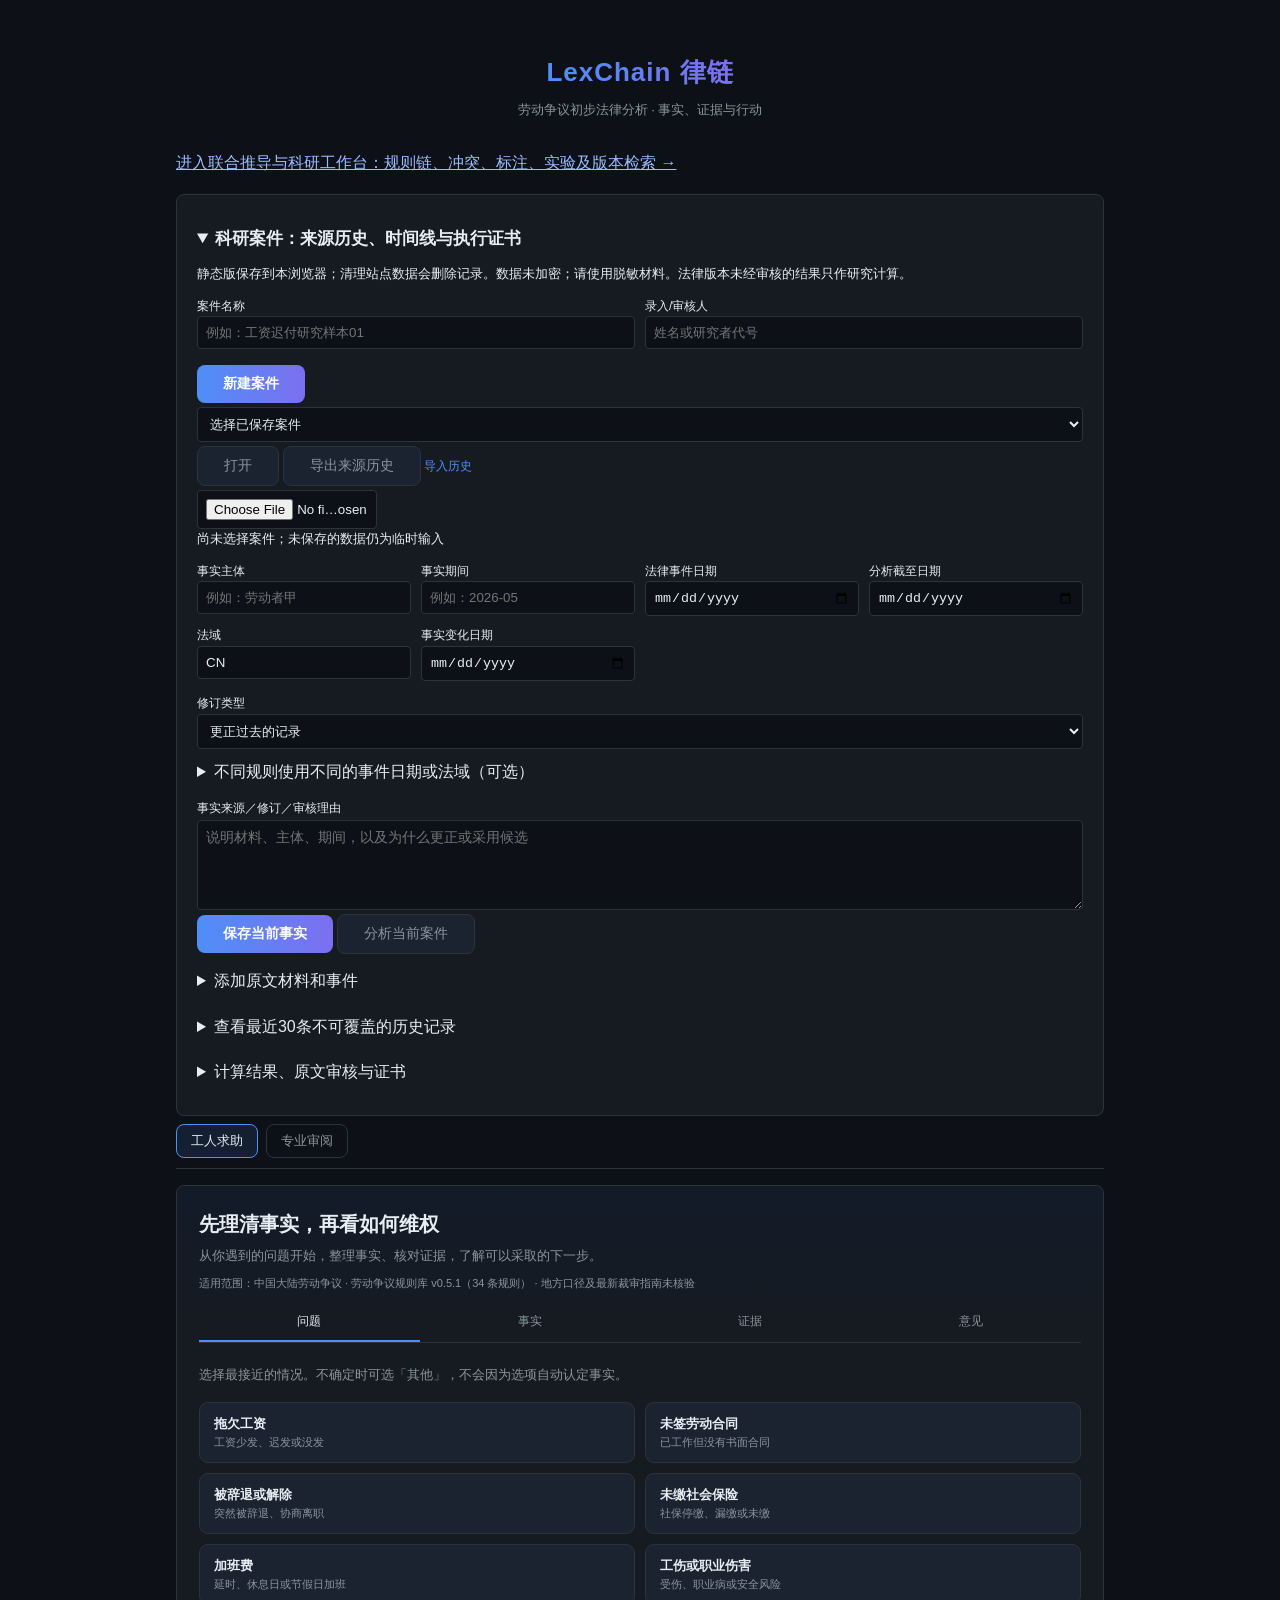
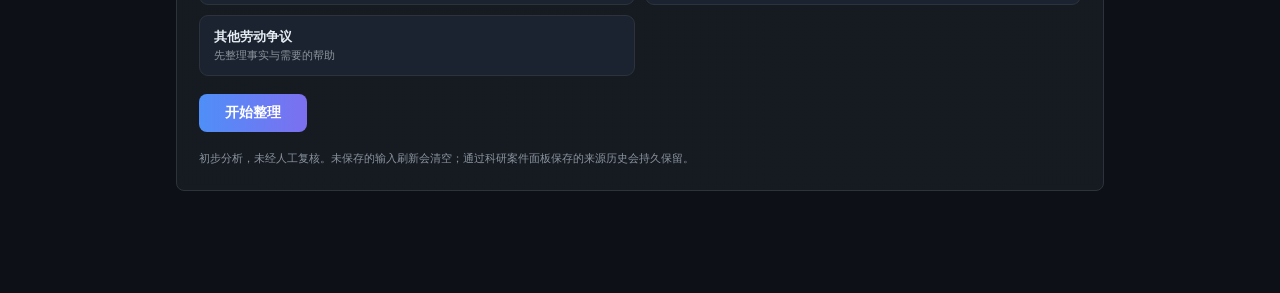
<file: docs/index.html>
<!DOCTYPE html>
<html lang="zh-CN" data-page-node-id="kiQSMiMC38B9QuAWxW1h1D">
<head data-page-node-id="PsSZfXTPzSMomUiIqgMjRa">
<meta charset="UTF-8" data-page-node-id="27FK0Gedcv9MTASuo3gnkz">
<meta name="viewport" content="width=device-width, initial-scale=1.0" data-page-node-id="isLUGIJhcwnBK06Z5FpobO">
<meta name="lexchain-mode" content="static">
<meta name="description" content="面向劳动者的劳动争议初步分析：整理欠薪、事实与证据，了解可选的求助路径。">
<title>LexChain 律链 · 劳动争议初步分析</title>
<style>
  :root {
    --bg: #0d1117; --panel: #161b22; --panel2: #1c2330; --border: #2d333b;
    --text: #e6edf3; --muted: #8b949e; --accent: #4f8ff7; --accent2: #7c6ff0;
    --red: #f85149; --green: #3fb950; --amber: #d29922; --purple: #a371f7;
  }
  * { box-sizing: border-box; margin: 0; padding: 0; }
  body { background: var(--bg); color: var(--text); font-family: -apple-system, "PingFang SC", "Microsoft YaHei", sans-serif; line-height: 1.6; padding-bottom: 60px; }
  .wrap { max-width: 960px; margin: 0 auto; padding: 24px 16px; }
  header { text-align: center; padding: 28px 0 12px; }
  header h1 { font-size: 26px; letter-spacing: 1px; }
  header h1 span { background: linear-gradient(90deg, var(--accent), var(--accent2)); -webkit-background-clip: text; background-clip: text; color: transparent; }
  header .sub { color: var(--muted); font-size: 13px; margin-top: 6px; }
  .badge { display: inline-block; font-size: 12px; padding: 2px 10px; border-radius: 12px; border: 1px solid var(--border); color: var(--muted); margin: 0 3px; }
  .badge.ok { color: var(--green); border-color: rgba(63,185,80,.4); }
  .badge.warn { color: var(--amber); border-color: rgba(210,153,34,.4); }
  .card { background: var(--panel); border: 1px solid var(--border); border-radius: 12px; padding: 20px; margin-top: 18px; }
  .card h2 { font-size: 15px; color: var(--accent); margin-bottom: 12px; display: flex; align-items: center; gap: 8px; }
  textarea { width: 100%; min-height: 90px; background: var(--panel2); border: 1px solid var(--border); border-radius: 8px; color: var(--text); padding: 12px; font-size: 14px; resize: vertical; font-family: inherit; }
  textarea:focus { outline: none; border-color: var(--accent); }
  .presets { margin-top: 10px; display: flex; flex-wrap: wrap; gap: 8px; }
  .chip { font-size: 12px; padding: 5px 12px; border-radius: 14px; background: var(--panel2); border: 1px solid var(--border); color: var(--muted); cursor: pointer; transition: .15s; }
  .chip:hover { border-color: var(--accent); color: var(--text); }
  .btn { display: inline-block; margin-top: 12px; padding: 10px 26px; border: none; border-radius: 8px; background: linear-gradient(90deg, var(--accent), var(--accent2)); color: #fff; font-size: 14px; font-weight: 600; cursor: pointer; }
  .btn:disabled { opacity: .5; cursor: wait; }
  .btn.ghost { background: var(--panel2); border: 1px solid var(--border); color: var(--muted); font-weight: 400; }
  .verdict { border-radius: 12px; padding: 18px 20px; margin-top: 18px; border: 1px solid var(--border); background: var(--panel); display: flex; justify-content: space-between; align-items: center; flex-wrap: wrap; gap: 8px; }
  .verdict.v-bad { border-color: rgba(248,81,73,.5); background: rgba(248,81,73,.08); }
  .verdict.v-warn { border-color: rgba(210,153,34,.5); background: rgba(210,153,34,.08); }
  .verdict.v-ok { border-color: rgba(63,185,80,.5); background: rgba(63,185,80,.08); }
  .verdict .v-main { font-size: 18px; font-weight: 700; }
  .verdict .v-sym { font-family: "SF Mono", Menlo, monospace; color: var(--muted); font-size: 13px; }
  .counts { font-size: 12px; color: var(--muted); display: flex; gap: 12px; flex-wrap: wrap; margin-top: 6px; }
  .rule-card { background: var(--panel2); border: 1px solid var(--border); border-radius: 10px; padding: 16px; margin-top: 12px; }
  .rule-head { display: flex; align-items: center; gap: 10px; flex-wrap: wrap; }
  .rule-head .rid { font-family: Menlo, monospace; font-size: 12px; color: var(--muted); }
  .rule-head .src { font-size: 13px; font-weight: 600; }
  .st { font-size: 11px; padding: 2px 10px; border-radius: 10px; font-weight: 700; letter-spacing: .5px; }
  .st-VIOLATION { background: rgba(248,81,73,.15); color: var(--red); }
  .st-RISK, .st-DEFENSIBLE { background: rgba(210,153,34,.15); color: var(--amber); }
  .st-POSSIBLE { background: rgba(124,111,240,.15); color: var(--purple); }
  .st-PERMITTED, .st-COMPLIANT { background: rgba(63,185,80,.15); color: var(--green); }
  .st-DEFEATED { background: rgba(139,148,158,.15); color: var(--muted); }
  .law-text { font-size: 12px; color: var(--muted); margin: 8px 0; padding: 8px 12px; border-left: 3px solid var(--border); }
  .sym { font-family: "SF Mono", Menlo, Consolas, monospace; font-size: 12.5px; background: #0a0e14; border: 1px dashed var(--border); border-radius: 8px; padding: 10px 12px; color: var(--accent2); white-space: pre-wrap; word-break: break-all; }
  .nl-chain { margin-top: 10px; }
  .nl-chain li { list-style: none; font-size: 13.5px; padding: 5px 0 5px 22px; position: relative; }
  .nl-chain li::before { content: '→'; position: absolute; left: 2px; color: var(--accent); font-family: Menlo, monospace; }
  .meta-note { margin-top: 8px; font-size: 12.5px; color: var(--muted); }
  .meta-note b { color: var(--amber); }
  .ask-list li { margin: 6px 0 6px 18px; font-size: 13.5px; color: var(--amber); }
  .fact-group { margin-bottom: 14px; }
  .fact-group h3 { font-size: 12px; color: var(--accent2); margin-bottom: 6px; letter-spacing: 1px; }
  .fact-row { display: flex; align-items: center; justify-content: space-between; gap: 10px; padding: 5px 0; border-bottom: 1px solid rgba(45,51,59,.5); }
  .fact-row label { font-size: 13px; color: var(--text); flex: 1; }
  .tri { display: flex; gap: 4px; }
  .tri button { font-size: 11px; padding: 3px 10px; border-radius: 6px; border: 1px solid var(--border); background: transparent; color: var(--muted); cursor: pointer; }
  .tri button.on-yes { background: rgba(63,185,80,.2); color: var(--green); border-color: var(--green); }
  .tri button.on-no { background: rgba(248,81,73,.2); color: var(--red); border-color: var(--red); }
  .tri button.on-unk { background: rgba(139,148,158,.2); color: var(--muted); }
  .fact-row input[type=number] { width: 90px; background: var(--bg); border: 1px solid var(--border); border-radius: 6px; color: var(--text); padding: 4px 8px; font-size: 12px; }
  footer { text-align: center; color: var(--muted); font-size: 12px; margin-top: 30px; padding: 0 20px; }
  .hidden, [hidden] { display: none !important; }
  .err { background: rgba(248,81,73,.1); border: 1px solid rgba(248,81,73,.4); color: var(--red); border-radius: 8px; padding: 12px; font-size: 13px; margin-top: 12px; }
  .toggle-all { font-size: 12px; color: var(--muted); background: none; border: none; cursor: pointer; text-decoration: underline; }
  /* ===== 理论基石：符号推演 ===== */
  details.logi { border: 1px solid var(--border); border-radius: 10px; margin-top: 12px; background: var(--panel2); overflow: hidden; }
  details.logi summary { cursor: pointer; padding: 11px 14px; color: var(--accent); font-size: 14px; font-weight: 600; user-select: none; }
  details.logi summary:hover { background: rgba(79,143,247,.06); }
  details.logi .body { padding: 2px 14px 16px; }
  table.tt { border-collapse: collapse; font-family: "SF Mono", Menlo, monospace; font-size: 12px; margin: 10px 0 4px; }
  .tt th, .tt td { border: 1px solid var(--border); padding: 3px 12px; text-align: center; }
  .tt th { background: #0a0e14; color: var(--muted); font-weight: 500; }
  .tt .resT { color: var(--green); font-weight: 700; }
  .tt .resF { color: var(--red); font-weight: 700; }
  .tt-wrap { display: flex; flex-wrap: wrap; gap: 18px; align-items: flex-start; }
  .tt-item { flex: 1 1 300px; max-width: 100%; }
  .tt-item .t-head { font-family: Menlo, monospace; font-size: 12.5px; color: var(--text); }
  .tt-item .t-head b { color: var(--accent2); }
  .tt-item .t-verdict { font-size: 11px; padding: 1px 8px; border-radius: 10px; margin-left: 8px; }
  .tv-taut { background: rgba(63,185,80,.15); color: var(--green); }
  .tv-cont { background: rgba(248,81,73,.15); color: var(--red); }
  .tv-warn { background: rgba(210,153,34,.15); color: var(--amber); }
  .t-der { font-size: 12px; color: var(--muted); margin-top: 4px; line-height: 1.55; }
  .t-der b { color: var(--amber); }
  .proof { font-family: "SF Mono", Menlo, monospace; font-size: 12.5px; color: var(--accent2); background: #0a0e14; border: 1px dashed var(--border); border-radius: 8px; padding: 10px 14px; white-space: pre-wrap; line-height: 1.7; margin-top: 8px; }
  .ax { font-family: "SF Mono", Menlo, monospace; font-size: 12px; color: var(--accent2); background: #0a0e14; border: 1px dashed var(--border); border-radius: 8px; padding: 8px 12px; white-space: pre-wrap; line-height: 1.6; margin: 8px 0; }
  .deo-card { background: var(--panel); border: 1px solid var(--border); border-radius: 10px; padding: 14px 16px; margin-top: 10px; }
  .deo-head { display: flex; align-items: center; gap: 8px; flex-wrap: wrap; }
  .deo-head .dn { font-size: 13.5px; font-weight: 700; }
  .deo-head .dops { font-family: Menlo, monospace; font-size: 11.5px; color: var(--muted); }
  .tag { font-size: 10.5px; padding: 1px 8px; border-radius: 10px; border: 1px solid var(--border); color: var(--muted); }
  .tag.ok { color: var(--green); border-color: rgba(63,185,80,.4); }
  .tag.part { color: var(--amber); border-color: rgba(210,153,34,.4); }
  .der-list { margin: 6px 0 0; }
  .der-list li { list-style: none; font-size: 12.5px; padding: 3px 0 3px 20px; position: relative; color: var(--text); }
  .der-list li::before { content: '⊢'; position: absolute; left: 2px; color: var(--accent); font-family: Menlo, monospace; }
  table.hoh { border-collapse: collapse; font-size: 12.5px; margin-top: 8px; width: 100%; }
  .hoh th, .hoh td { border: 1px solid var(--border); padding: 5px 10px; text-align: center; }
  .hoh th { background: #0a0e14; color: var(--accent); font-weight: 600; }
  .hoh td { color: var(--text); }
  .hoh .pair { color: var(--accent2); font-family: Menlo, monospace; }
  .mode-tabs { display:flex; gap:8px; margin: 8px 0 16px; border-bottom:1px solid var(--border); padding-bottom:10px; }
  .mode-tab { border:1px solid var(--border); background:transparent; color:var(--muted); border-radius:8px; padding:7px 14px; font-size:13px; cursor:pointer; }
  .mode-tab.active { color:var(--text); border-color:var(--accent); background:rgba(79,143,247,.12); }
  .worker-shell { background:linear-gradient(180deg,rgba(79,143,247,.08),rgba(22,27,34,.98) 24%); border:1px solid var(--border); border-radius:14px; padding:22px; margin-bottom:18px; }
  .worker-shell h2 { font-size:20px; margin-bottom:6px; }
  .worker-lead { color:var(--muted); font-size:13px; max-width:680px; }
  .worker-meta { color:var(--muted); font-size:11px; margin-top:8px; }
  .worker-progress { display:flex; gap:6px; margin:18px 0; }
  .worker-progress span { height:4px; flex:1; border-radius:3px; background:var(--border); }
  .worker-progress span.on { background:var(--accent); }
  .issue-grid { display:grid; grid-template-columns:repeat(2,minmax(0,1fr)); gap:10px; margin-top:16px; }
  .issue-choice { text-align:left; min-height:58px; border:1px solid var(--border); border-radius:9px; background:var(--panel2); color:var(--text); padding:12px 14px; cursor:pointer; font-size:13px; }
  .issue-choice:hover,.issue-choice.selected { border-color:var(--accent); background:rgba(79,143,247,.1); }
  .worker-form { margin-top:14px; }
  .worker-form label { display:block; color:var(--muted); font-size:12px; margin:12px 0 5px; }
  .worker-form input,.worker-form select,.worker-form textarea { width:100%; background:var(--panel2); color:var(--text); border:1px solid var(--border); border-radius:7px; padding:9px 10px; font:inherit; font-size:13px; }
  .worker-form textarea { min-height:90px; resize:vertical; }
  .worker-row-head,.worker-wage-row { display:grid; grid-template-columns:1.1fr 1fr 1fr auto; gap:7px; align-items:center; }
  .worker-row-head { color:var(--muted); font-size:11px; margin-top:12px; }
  .worker-wage-row { margin-top:7px; }
  .worker-wage-row input { min-width:0; }
  .icon-btn { width:34px; height:34px; padding:0; margin:0; border:1px solid var(--border); border-radius:7px; background:transparent; color:var(--muted); cursor:pointer; }
  .worker-link { border:0; background:transparent; color:var(--accent); cursor:pointer; padding:8px 0; font-size:12px; }
  .worker-evidence { display:grid; gap:8px; margin-top:12px; }
  .evidence-row { display:grid; grid-template-columns:1fr 150px; gap:10px; align-items:center; padding:9px 0; border-bottom:1px solid rgba(45,51,59,.5); }
  .evidence-row b { display:block; font-size:13px; font-weight:500; }
  .evidence-row small { color:var(--muted); font-size:11px; }
  .evidence-row select { margin:0; }
  .redact-note { margin-top:12px; color:var(--amber); font-size:12px; padding:9px 10px; border-left:3px solid var(--amber); background:rgba(210,153,34,.08); }
  .worker-actions { display:flex; justify-content:space-between; gap:10px; margin-top:18px; }
  .worker-actions .btn { margin-top:0; }
  .worker-opinion { margin-top:10px; }
  .opinion-banner { border:1px solid rgba(63,185,80,.45); background:rgba(63,185,80,.08); border-radius:10px; padding:15px; }
  .opinion-banner.warn { border-color:rgba(210,153,34,.5); background:rgba(210,153,34,.08); }
  .opinion-banner.caution { border-color:rgba(210,153,34,.5); background:rgba(210,153,34,.06); }
  .opinion-banner h3 { font-size:18px; margin-bottom:5px; }
  .opinion-label { color:var(--muted); font-size:12px; }
  .opinion-section { border-top:1px solid var(--border); padding-top:14px; margin-top:16px; }
  .opinion-section h3 { font-size:14px; color:var(--accent); margin-bottom:8px; }
  .opinion-section p,.opinion-section li { font-size:13px; color:var(--text); }
  .opinion-section ul { margin-left:18px; }
  .claim-card { display:flex; justify-content:space-between; gap:12px; border:1px solid var(--border); background:var(--panel2); border-radius:8px; padding:11px 12px; margin-top:8px; }
  .claim-card strong { color:var(--green); white-space:nowrap; }
  .formula { color:var(--accent2); font:12px Menlo,monospace; margin-top:4px; }
  .action-list { display:grid; gap:8px; }
  .action-item { display:grid; grid-template-columns:74px 1fr; gap:8px; padding:8px 0; border-bottom:1px solid rgba(45,51,59,.5); }
  .action-item em { color:var(--amber); font-size:11px; font-style:normal; }
  .action-item b { font-size:13px; }
  .action-item p { color:var(--muted); margin-top:2px; }
  .worker-disclaimer { color:var(--muted); font-size:11px; margin-top:15px; }
  body.worker-mode .expert-badges { display:none; }
  #expertSurface[hidden] .der-list li::before, #expertSurface[hidden] .nl-chain li::before { content:none; }
  .worker-evidence select { width:100%; border:1px solid var(--border); background:var(--panel2); color:var(--text); border-radius:6px; padding:10px; font-family:inherit; font-size:13px; }
  .worker-privacy { color:var(--muted); font-size:11px; margin:18px 0 0; }
  .worker-wage-row label { margin:0; }
  .worker-wage-row label span { display:none; }
  .worker-wage-row .wage-month { grid-column:auto; }
  .opinion-details { border-top:1px solid var(--border); padding-top:12px; margin-top:16px; }
  .opinion-details summary { cursor:pointer; color:var(--accent); font-size:14px; }
  .opinion-details .opinion-section { border:0; margin-top:8px; padding-top:4px; }
  .action-item span { color:var(--amber); font-size:11px; }
  .worker-progress { display:grid; grid-template-columns:repeat(4,minmax(0,1fr)); gap:0; margin:20px 0 22px; border-bottom:1px solid var(--border); }
  .worker-progress span { height:auto; border-radius:0; background:none; color:var(--muted); text-align:center; padding:0 4px 9px; font-size:12px; border-bottom:2px solid transparent; }
  .worker-progress span.current { color:var(--text); border-color:var(--accent); }
  .worker-progress span.complete { color:var(--green); border-color:rgba(63,185,80,.6); }
  .issue-choice { display:flex; flex-direction:column; justify-content:center; gap:2px; }
  .issue-choice small { color:var(--muted); font-size:11px; }
  .field-hint { display:block; color:var(--muted); font-size:11px; margin-top:3px; }
  .worker-form .form-subhead { font-size:13px; margin-top:18px; }
  .worker-wage-head,.worker-wage-row { display:grid; grid-template-columns:minmax(110px,1.1fr) minmax(100px,1fr) minmax(100px,1fr) 36px; gap:8px; align-items:center; }
  .worker-wage-head { color:var(--muted); font-size:11px; margin-top:12px; }
  .worker-wage-row { margin-top:7px; }
  .worker-wage-row input { min-width:0; }
  .evidence-row { grid-template-columns:minmax(0,1fr) minmax(130px,150px); }
  .evidence-row small { display:block; }
  .opinion-banner { border-radius:6px; }
  .claim-line { display:grid; grid-template-columns:minmax(0,1fr) auto; align-items:start; gap:12px; padding:11px 0; border-bottom:1px solid var(--border); }
  .claim-line small { display:block; color:var(--muted); font-size:11px; margin-top:4px; }
  .claim-line .formula { color:var(--accent2); font-family:Menlo,monospace; }
  .claim-line strong { color:#78d49a; white-space:nowrap; }
  .rule-caveat { display:block; margin-top:4px; color:var(--muted); font-size:11px; }
  .opinion-section h4 { margin-top:12px; font-size:12px; color:var(--amber); }
  .opinion-section li { margin:7px 0; }
  .opinion-section li small { display:block; color:var(--muted); font-size:11px; }
  .coverage-note { color:var(--amber); font-size:11px; margin-top:10px; }
  .result-actions { display:flex; flex-wrap:wrap; gap:10px; border-top:1px solid var(--border); margin-top:16px; padding-top:13px; }
  .expert-notice { color:var(--amber); font-size:12px; margin:8px 0 14px; }
  :focus-visible { outline:2px solid var(--accent); outline-offset:2px; }
  .worker-shell,.card,.rule-card,.deo-card,.verdict { border-radius:8px; }
  .mode-tab { font-size:13px; }
  @media (max-width:560px) {
    .worker-shell { padding:16px; }
    .issue-grid { grid-template-columns:repeat(2,minmax(0,1fr)); }
    .issue-choice:first-child { grid-column:1/-1; }
    .issue-choice { padding:12px 10px; min-height:76px; font-size:13px; }
    .worker-row-head { display:none; }
    .worker-wage-head { display:none; }
    .worker-wage-row { grid-template-columns:minmax(0,1fr) minmax(0,1fr) 34px; }
    .worker-wage-row .wage-month { grid-column:1 / -1; }
    .worker-wage-row label span { display:block; font-size:11px; color:var(--muted); margin:2px 0 3px; }
    .worker-wage-row { border-top:1px solid var(--border); margin-top:12px; padding-top:8px; }
    .evidence-row { grid-template-columns:1fr; gap:5px; }
    .evidence-row select { max-width:100%; }
    .claim-card { display:block; }
    .claim-card strong { display:block; margin-top:5px; }
    .claim-line { grid-template-columns:1fr; }
    .claim-line strong { white-space:normal; }
    .worker-progress span { font-size:11px; }
    header h1 { font-size:24px; }
    .mode-tab { flex:1; }
  }
</style>
</head>
<body class="worker-mode" data-page-node-id="8iEx9HB4UejlXtGTknqISz">
<div class="wrap" data-page-node-id="PXcmVNnKZJIlE6Lpy5dcK5">
  <header data-page-node-id="AC82jdaXDvnkETZtqz8NHw">
    <h1 data-page-node-id="3eas1RuthiZibGDweAJNau"><span data-page-node-id="trlMmMA6we5F9K7dM6GMHF">LexChain 律链</span></h1>
    <div class="sub" data-page-node-id="rGAv9Cwy0HodwI0c28MZ6c">劳动争议初步法律分析 · 事实、证据与行动</div>
    <div class="expert-badges" style="margin-top:8px" data-page-node-id="2qCRTweAUWBQGh2IgwYf9Q">
      <span class="badge" data-page-node-id="Y1KVa1GT4QhDN67C2BL3Ln">规范标签 O/F/P</span>
      <span class="badge" data-page-node-id="mIiJxzrPqOlq3Sv80LHay0">三值判定 T/F/U</span>
      <span class="badge" data-page-node-id="aGzgwrXjpfKVTA89egM71H">局部例外检查</span>
      <span class="badge" id="keyBadge" data-page-node-id="EaB1oFuyF2YlSqdUZA5FYp">检查中…</span>
    </div>
  </header>

  <p style="max-width:1100px;margin:18px auto"><a href="./workbench.html" style="color:#9bbcff">进入联合推导与科研工作台：规则链、冲突、标注、实验及版本检索 →</a></p>
<div class="mode-tabs" role="tablist" aria-label="工作模式">
    <button id="workerModeBtn" class="mode-tab active" role="tab" aria-selected="true" aria-controls="workerSurface">工人求助</button>
    <button id="expertModeBtn" class="mode-tab" role="tab" aria-selected="false" aria-controls="expertSurface">专业审阅</button>
  </div>

  <section id="workerSurface" class="worker-shell" aria-label="工人求助">
    <h2>先理清事实，再看如何维权</h2>
    <p class="worker-lead">从你遇到的问题开始，整理事实、核对证据，了解可以采取的下一步。</p>
    <div id="workerMeta" class="worker-meta">中华人民共和国大陆地区 · 规则库加载中</div>
    <div id="workerProgress" class="worker-progress" aria-label="案件进度"></div>
    <div id="workerContent" aria-live="polite"><p>正在加载规则库…</p></div>
    <div id="workerError" class="err" role="alert" hidden></div>
    <button id="retrySchema" class="worker-link" type="button" onclick="init()" hidden>重新加载规则库</button>
    <div class="worker-actions">
      <button id="workerBackBtn" class="btn ghost" type="button">上一步</button>
      <button id="workerNextBtn" class="btn" type="button" disabled>加载中…</button>
    </div>
    <p class="worker-privacy">初步分析，未经人工复核。未保存的输入刷新会清空；通过科研案件面板保存的来源历史会持久保留。</p>
  </section>

  <div id="expertSurface" hidden>
  <p class="expert-notice">专业审阅与工人求助使用同一份事实。下面是规则对输入的条件推演，事实及材料均未由系统查证；不等同于司法认定。</p>

  <div class="card" data-page-node-id="wtyxxEg2XyhzfxhFRwy7So">
    <h2 data-page-node-id="8v1SY3z0OoLtrpBDrHqLrT">① 输入事件</h2>
    <textarea id="eventText" placeholder="用自然语言描述事件，例如：我在公司工作了8个月，一直没有签书面劳动合同，上个月被辞退了……"></textarea>
    <div class="presets" id="presets" data-page-node-id="KBGAxTkIznjNuzR7W672NG"></div>
    <button class="btn" id="analyzeBtn" onclick="analyzeText()" data-page-node-id="Bf56IJOTYQFfnmvdksYVYw">分析 →</button>
    <p id="engineHint" class="meta-note">点击上方「分析」会将文本发送至本机配置的事实抽取服务；请先脱敏。只用下方事实面板分析不发送文本。</p>
    <div id="errBox" class="err hidden" data-page-node-id="k0vt3nFgk8JmOqXooDuOA5"></div>
  </div>

  <div class="card" data-page-node-id="GANivAtUZYr7OZUKsf3T4R">
    <h2 data-page-node-id="1MYgts6lK30P6LggpzwSpf">② 事实面板 <span style="font-weight:400;font-size:12px;color:var(--muted)" data-page-node-id="TCiVMS4UPj8MEKva81fKfE">（可手动修正抽取结果后重新分析）</span></h2>
    <div id="factPanel" data-page-node-id="Y68ztbX0nfJHcR3DQtiJM3"></div>
    <button class="btn ghost" onclick="analyzeFacts()" data-page-node-id="4I5qacGDfSJrHTLnIl2Mmm">用当前事实集分析</button>
  </div>

  <div id="report" data-page-node-id="Lge5YZrceQLVSk72SocNAa"></div>

  <div class="card">
    <h2>③ 逻辑教学与实现范围</h2>
    <p><a href="./modal.html">打开 KD 道义模态研究台：证明、反模型与证书核查 →</a></p>
    <p><a href="./conditional.html">条件义务与违约后义务：显式例外、优先序与冲突方案 →</a></p>
    <p class="meta-note">业务引擎执行三值条件、条件义务片段、显式违约依赖、版本审核与独立证书检查；授权单列。下方二值真值表属于教学演示；理论条目并不代表已实现相应证明系统。</p>
    <details class="logi"><summary>一、10 个命题重言式 · 二值真值表枚举</summary><div class="body" id="tautBody"></div></details>
    <details class="logi"><summary>二、5 个命题矛盾式 · 二值真值表枚举</summary><div class="body" id="contBody"></div></details>
    <details class="logi"><summary>三、量词与元语言参考 · 无量词求值器</summary><div class="body">
      <div class="proof">∀x(F(x)→F(x))：经典有效式，不由此推出任何具体法律义务。
¬∀xF(x) ↔ ∃x¬F(x)：经典量词对偶。
∀x(F(x)∧¬F(x))：非空域下恒假；若允许空域则空真。
∃x(F(x)∧¬F(x))、∀xF(x)∧∃x¬F(x)：经典不可满足。
Taut(φ) ↔ Cont(¬φ)；Cont(φ) ↔ Taut(¬φ)：关于所有二值赋值的元语言关系。</div>
      <p>这些关系不能把例外阻断等同为结论的否定，也不把禁止等同矛盾式。K3 在 p=U 时仍满足 ¬¬p=p。</p>
      <p><a href="https://plato.stanford.edu/entries/logic-classical/" target="_blank" rel="noopener">经典逻辑来源</a> · <a href="https://plato.stanford.edu/entries/logic-manyvalued/" target="_blank" rel="noopener">多值逻辑来源</a></p>
    </div></details>
    <details class="logi"><summary>四、30 项理论参考、校勘与实现边界</summary><div class="body" id="deoBody"></div></details>
  </div>

  <footer id="disclaimer" data-page-node-id="IwV3l2qTZqxQq0e7rcet5B">本工具输出为法律风险分析参考，不构成正式法律意见。条文须核对事件发生时适用的官方版本与法域，重大事项请咨询执业律师。</footer>
  </div>
</div>

<script src="./opinion.js"></script>
<script src="./theory.js"></script>
<script src="./engine-browser.js"></script>
<script src="./modal-syntax.js"></script>
<script src="./conditional-syntax.js"></script>
<script src="./conditional-solver.js"></script>
<script src="./conditional-checker.js"></script>
<script src="./integration-evidence.js"></script>
<script src="./integration-timeline.js"></script>
<script src="./integration-hash.js"></script>
<script src="./integration-governance.js"></script>
<script src="./integration-history.js"></script>
<script src="./integration-case-engine.js"></script>
<script src="./integration-checker.js"></script>
<script src="./runtime.js"></script>
<script src="./worker.js"></script>
<script src="./integration-ui.js"></script>
<script>
let SCHEMA = null;
let FACT_STATE = {};
let FACT_CONFIRMED = {};

const ST_LABEL = {REVIEW_REQUIRED:'法律适用待审核', VIOLATION:'规则违反', RISK:'履行待查', DEFENSIBLE:'例外待查', POSSIBLE:'触发待查', PERMITTED:'许可条件满足', COMPLIANT:'本规则履行满足', DEFEATED:'本规则阻断', NOT_TRIGGERED:'未触发'};
const V_CLASS = {'按当前事实，存在规则违反':'v-bad','存在法律风险':'v-warn','证据不足，待补事实':'v-warn','未发现违反本规则库情形':'v-ok'};

async function init() {
  document.getElementById('retrySchema').hidden = true;
  try {
    SCHEMA = await LexChainRuntime.schema();
    const kb = document.getElementById('keyBadge');
    kb.textContent = LexChainRuntime.isStatic ? '浏览器内规则计算' : '本机规则计算';
    if (LexChainRuntime.isStatic) {
      document.getElementById('engineHint').textContent = '公开版关闭自由文本自动识别。请在下方逐项确认事实后分析；文本只留在页面内。';
      document.getElementById('analyzeBtn').disabled = true;
      document.getElementById('analyzeBtn').textContent = '公开版请使用事实面板';
    }
    SCHEMA.facts.forEach(f => FACT_STATE[f.key] = null);
    const pz = document.getElementById('presets');
    pz.innerHTML = '';
    (SCHEMA.presets || []).forEach(p => {
      const b = document.createElement('button'); b.className = 'chip'; b.type = 'button'; b.textContent = '示例：' + p.name;
      b.onclick = () => { document.getElementById('eventText').value = p.text; setFacts(p.facts); };
      pz.appendChild(b);
    });
    renderFactPanel();
    LexChainWorker.init();
  } catch (error) {
    const box = document.getElementById('workerError');
    box.hidden = false;
    box.textContent = '规则库加载失败：' + error.message;
    document.getElementById('retrySchema').hidden = false;
    document.getElementById('workerNextBtn').disabled = true;
  }
}

function renderFactPanel() {
  const panel = document.getElementById('factPanel');
  const groups = {};
  SCHEMA.facts.forEach(f => (groups[f.group] = groups[f.group] || []).push(f));
  let html = '';
  for (const [g, fs] of Object.entries(groups)) {
    html += `<div class="fact-group"><h3>${g}</h3>`;
    fs.forEach(f => {
      if (f.type === 'number') {
        html += `<div class="fact-row"><label>${f.label}</label>
          <input type="number" data-fact-key="${f.key}" min="${f.minimum === undefined ? '' : f.minimum}" step="${f.integer ? '1' : 'any'}" placeholder="未知" oninput="setNumberFact('${f.key}', this.value)"></div>`;
      } else {
        html += `<div class="fact-row"><label>${f.label}</label>
          <div class="tri">
            <button id="b-${f.key}-t" onclick="setFact('${f.key}', true)">是</button>
            <button id="b-${f.key}-f" onclick="setFact('${f.key}', false)">否</button>
            <button id="b-${f.key}-u" onclick="setFact('${f.key}', null)" class="on-unk">未知</button>
          </div></div>`;
      }
    });
    html += '</div>';
  }
  panel.innerHTML = html;
}

function setFact(key, val, confirm = true) {
  FACT_STATE[key] = val;
  if (confirm) FACT_CONFIRMED[key] = val;
  ['t','f','u'].forEach(s => { const el = document.getElementById(`b-${key}-${s}`); if (el) el.className = ''; });
  if (val === true) document.getElementById(`b-${key}-t`).className = 'on-yes';
  else if (val === false) document.getElementById(`b-${key}-f`).className = 'on-no';
  else document.getElementById(`b-${key}-u`).className = 'on-unk';
}

function numberInput(key) {
  return document.querySelector(`input[data-fact-key="${key}"]`);
}
function setNumberFact(key, value) {
  FACT_STATE[key] = value === '' ? null : Number(value);
  FACT_CONFIRMED[key] = FACT_STATE[key];
}

function setFacts(facts, confirmed = facts) {
  FACT_CONFIRMED = { ...(confirmed || {}) };
  // 先整体重置：bool 走三态按钮，number 清空输入框（number 无按钮，不能调 setFact）
  SCHEMA.facts.forEach(f => {
    if (f.type === 'number') {
      const inp = numberInput(f.key);
      if (inp) inp.value = '';
      FACT_STATE[f.key] = null;
    } else setFact(f.key, null, false);
  });
  for (const [k, v] of Object.entries(facts || {})) {
    const def = SCHEMA.facts.find(f => f.key === k);
    if (!def) continue;
    if (def.type === 'number') {
      const inp = numberInput(k);
      if (inp && v !== null && v !== undefined && v !== '') { inp.value = v; FACT_STATE[k] = Number(v); }
    } else setFact(k, v, false);
  }
}

async function postJSON(url, body) {
  return LexChainRuntime.analyze(body);
}

async function analyzeText(presetFacts) {
  const btn = document.getElementById('analyzeBtn');
  const text = document.getElementById('eventText').value.trim();
  if (!text && !presetFacts) return;
  btn.disabled = true;
  try {
    const data = await postJSON('/api/analyze', { text, facts: presetFacts || FACT_CONFIRMED });
    if (data.facts_used) setFacts(data.facts_used, data.confirmed_facts || {});
    renderExpertReport(data);
    LexChainWorker.receiveExpertAnalysis(data);
    hideError();
  } catch (e) { showError('请求失败：' + e.message); }
  btn.disabled = false;
}

async function analyzeFacts() {
  try {
    const data = await postJSON('/api/analyze', { facts: FACT_CONFIRMED });
    renderExpertReport(data); hideError();
    LexChainWorker.receiveExpertAnalysis(data);
  } catch (e) { showError('请求失败：' + e.message); }
}

function cleanFacts(facts) {
  const clean = {};
  for (const [k, v] of Object.entries(facts)) if (v !== null && v !== undefined && v !== '') clean[k] = v;
  return clean;
}

function showError(msg) {
  const box = document.getElementById('errBox');
  box.textContent = msg; box.classList.remove('hidden');
}
function hideError() { document.getElementById('errBox').classList.add('hidden'); }

function renderExpertReport(data) {
  const r = data.report;
  let html = '';
  const safeText = value => String(value).replace(/&/g, '&amp;').replace(/</g, '&lt;').replace(/>/g, '&gt;');
  const factValueText = value => value === null ? '未知' : value === true ? '是' : value === false ? '否' : String(value);
  if (data.fact_conflicts && data.fact_conflicts.length) {
    html += `<div class="card"><h2>事实来源有分歧，请核对</h2><p>本次保留你明确填写的值；这不表示该值已被独立证实。可修改事实面板后重新分析。</p><ul>${data.fact_conflicts.map(c => `<li>${safeText((SCHEMA.facts.find(f => f.key === c.fact) || {}).label || c.fact)}：已填 ${safeText(factValueText(c.confirmed))}，模型建议 ${safeText(factValueText(c.candidate))}</li>`).join('')}</ul></div>`;
  }

  // 抽取摘要
  if (data.extraction && data.extraction.summary) {
    const src = data.extraction.extractor || 'LLM';
    const safe = value => String(value || '').replace(/&/g, '&amp;').replace(/</g, '&lt;').replace(/>/g, '&gt;');
    html += `<div class="card"><h2>案情概括（${safe(src)} · 待核对）</h2><p style="font-size:14px">${safe(data.extraction.summary)}</p></div>`;
  }

  // 总判定
  html += `<div class="verdict ${V_CLASS[r.verdict] || ''}">
    <div><div class="v-main">总体判定：${r.verdict}</div>
    <div class="counts">
      <span>法律待审核 <b style="color:var(--amber)">${(r.status_counts.REVIEW_REQUIRED||[]).length}</b></span>
      <span>违反 <b style="color:var(--red)">${(r.status_counts.VIOLATION||[]).length}</b></span>
      <span>风险/待查证 <b style="color:var(--amber)">${((r.status_counts.RISK||[]).length + (r.status_counts.DEFENSIBLE||[]).length)}</b></span>
      <span>证据不足 <b style="color:var(--purple)">${(r.status_counts.POSSIBLE||[]).length}</b></span>
      <span>许可成立 <b style="color:var(--green)">${(r.status_counts.PERMITTED||[]).length}</b></span>
      <span>本规则履行满足 ${(r.status_counts.COMPLIANT||[]).length}</span>
      <span>本规则阻断 ${(r.status_counts.DEFEATED||[]).length}</span>
    </div></div>
    <div class="v-sym">${r.verdict_symbol}<br>${r.engine}</div></div>`;

  // 追问清单
  if (r.missing_facts.length) {
    html += `<div class="card"><h2>待核实事实（补充后重新评估）</h2><ul class="ask-list">`;
    r.missing_facts.forEach(m => html += `<li>「${m.label}」——请补充。</li>`);
    html += `</ul></div>`;
  }

  // 规则明细（先显示触发的，不适用折叠）
  const active = r.rules.filter(x => x.status !== 'NOT_TRIGGERED');
  const inactive = r.rules.filter(x => x.status === 'NOT_TRIGGERED');
  html += `<div class="card"><h2>推理明细（规则库：${r.rulebase}）</h2>`;
  active.forEach(x => {
    html += `<div class="rule-card">
      <div class="rule-head"><span class="st st-${x.status}">${ST_LABEL[x.status] || x.status}</span>
        <span class="rid">${x.id}</span><span class="src">${x.source}</span></div>
      <div class="law-text">${x.status==='REVIEW_REQUIRED'?'原规则节选（待审核）：':''}「${x.text}」</div>
      <div class="sym">符号层\n${x.symbol}${x.exceptions && x.exceptions.length ? '\n' + x.exceptions.map(e => `⊣ ${e.id}[${e.source}] ${renderSym(e)}`).join('\n') : ''}</div>
      <ul class="nl-chain">${x.nlChain.map(s => `<li>${s}</li>`).join('')}</ul>
      ${x.remedy ? `<div class="meta-note"><b>救济路径：</b>${x.remedy}</div>` : ''}
      ${x.riskNote ? `<div class="meta-note"><b>风险提示：</b>${x.riskNote}</div>` : ''}
    </div>`;
  });
  html += `<button class="toggle-all" onclick="document.getElementById('inactive').classList.toggle('hidden');this.textContent=this.textContent.includes('展开')?'收起不适用条文 ▲':'展开不适用条文 ▼'">展开不适用条文 ▼</button>
    <div id="inactive" class="hidden">`;
  inactive.forEach(x => {
    html += `<div class="rule-card" style="opacity:.55"><div class="rule-head"><span class="st" style="background:rgba(139,148,158,.15);color:var(--muted)">不适用</span>
      <span class="rid">${x.id}</span><span class="src">${x.source}</span></div></div>`;
  });
  html += `</div></div>`;

  html += `<footer>${r.disclaimer}</footer>`;
  document.getElementById('report').innerHTML = html;
  document.getElementById('disclaimer').classList.add('hidden');
  window.scrollTo({ top: document.getElementById('report').offsetTop - 20, behavior: 'smooth' });
}

function renderSym(e) {
  return (e.eval.atoms || []).map(a => a.symbol).join(' ∧ ') + ' → ' + (e.eval.value === 'T' ? '成立' : e.eval.value === 'U' ? '待查证' : '不成立');
}

/* ==================== 理论基石：真值表推演引擎 ==================== */
const TAUTS = [
 {n:1, name:'排中律', expr:'p ∨ ¬p', vars:['p'], fn:v=>v.p||!v.p,
  mean:'任何命题要么为真要么为假，不存在第三种真值——全部真值行结果皆为 ⊤。',
  legal:"本表采用经典二值语义。K3 在 p=U 时 p∨¬p=U；未知不等同于假。"},
 {n:2, name:'同一律（条件式）', expr:'p → p', vars:['p'], fn:v=>!v.p||v.p,
  mean:'「若 p 则 p」——蕴含的真值表仅在前件真后件假这一行才为假，此处不可能发生。',
  legal:"这是材料蕴含的自反式，不证明现实事实或法律规范可靠。"},
 {n:3, name:'同一律（Leibniz）', expr:'A ≡ A', vars:['A'], fn:v=>v.A===v.A,
  mean:'事物与自身同一（A=A）。莱布尼茨将其列为人类理性两大基石之一（另一为矛盾律）。',
  legal:"这里 A 是命题，≡ 是真值等价；不涉及个体同一性的完整理论。"},
 {n:4, name:'实质蕴含等值式', expr:'(p→q) ≡ (¬p∨q)', vars:['p','q'], fn:v=>((v.p?v.q:true)===(!v.p||v.q)),
  mean:'「p 蕴含 q」等值于「非 p 或 q」（费洛蕴含）。四行真值逐行验证两式取值始终一致。',
  legal:"经典材料蕴含的等价式。规则触发与规范后果不自动等同于该连接词。"},
 {n:5, name:'德摩根律 I', expr:'¬(p∧q) ≡ ¬p∨¬q', vars:['p','q'], fn:v=>(!(v.p&&v.q)===(!v.p||!v.q)),
  mean:'否定「两者都成立」等值于「至少一个不成立」。',
  legal:"否定合取与析取否定的等价；是否免责还取决于具体规则及其他依据。"},
 {n:6, name:'德摩根律 II', expr:'¬(p∨q) ≡ ¬p∧¬q', vars:['p','q'], fn:v=>(!(v.p||v.q)===(!v.p&&!v.q)),
  mean:'否定「至少一个成立」等值于「两者皆不成立」。',
  legal:"否定析取与合取否定的等价；本引擎分别计算触发、例外和履行。"},
 {n:7, name:'双向蕴含即等值', expr:'(p→q)∧(q→p) ≡ (p↔q)', vars:['p','q'], fn:v=>(((!v.p||v.q)&&(!v.q||v.p))===(v.p===v.q)),
  mean:'「互为充分条件」与「等值」是一回事——四个赋值行中左右两侧真值完全同步。',
  legal:"双向材料蕴含与真值等价相同；不自动证明待遇或法律关系等价。"},
 {n:8, name:'假言三段论（传递律）', expr:'(p→q)∧(q→r) → (p→r)', vars:['p','q','r'], fn:v=>(!((!v.p||v.q)&&(!v.q||v.r)))||(!v.p||v.r),
  mean:'蕴含可以传递：p 引出 q、q 引出 r，则 p 引出 r。',
  legal:"经典假言三段论。本引擎逐条求值，不自动迭代新增事实或计算跨规则闭包。"},
 {n:9, name:'析取三段论', expr:'(p∨q)∧¬p → q', vars:['p','q'], fn:v=>(!((v.p||v.q)&&!v.p))||v.q,
  mean:'已知两者居其一、又排除其一，则另一必立。',
  legal:"经典析取三段论；具体法律事实与选项是否穷尽须独立确认。"},
 {n:10, name:'双重否定律', expr:'p ≡ ¬¬p', vars:['p'], fn:v=>v.p===!!v.p,
  mean:'否定之否定回到肯定。两个 ¬ 相互抵消。',
  legal:"K3 也满足 ¬¬p=p，包括 p=U。缺乏反证不等于已经证实；这是证据问题。"}
];

const CONTS = [
 {n:1, name:'矛盾律违例', expr:'p ∧ ¬p', vars:['p'], fn:v=>v.p&&!v.p,
  mean:'命题与其否定同时成立——逐行验证每一赋值皆为 ⊥，无处可逃。',
  legal:"这是经典命题矛盾。规范 Oφ 与 O¬φ 的关系取决于所选道义系统；K3 未知不表示冲突。"},
 {n:2, name:'自我不等', expr:'A ≢ A', vars:['A'], fn:v=>v.A!==v.A,
  mean:'重言式 3（A≡A）的直接否定，恒假。',
  legal:"命题与自身不等价恒假。规则键唯一性属于独立的工程校验。"},
 {n:3, name:'MP 与 MT 的崩溃组合', expr:'(p→q) ∧ p ∧ ¬q', vars:['p','q'], fn:v=>(!v.p||v.q)&&v.p&&!v.q,
  mean:'同时断言「p 蕴含 q」「p 成立」「q 不成立」——modus ponens 与 modus tollens 的两个前提拼在一起必然矛盾。',
  legal:"经典材料蕴含、前件及后件否定不能同时为真；义务不推出实际履行事实。"},
 {n:4, name:'前提下的自相冲突义务', expr:'(p→q) ∧ (p→¬q) ∧ p', vars:['p','q'], fn:v=>(!v.p||v.q)&&(!v.p||!v.q)&&v.p,
  mean:'在前提 p 下，被同时要求导出 q 与 ¬q——义务自我冲突。',
  legal:"加上 p 后该命题式才不可满足；两项现实义务是否冲突需具体语义。"},
 {n:8, name:'常假号 ⊥', expr:'⊥（F）', vars:[], fn:()=>false,
  mean:'falsum：逻辑常数，无条件为假——零变量，唯一一行即为 ⊥。',
  legal:"⊥ 是此表中的常假值。违反规则的业务状态不等于推导出逻辑矛盾；引擎没有爆炸推导器。"}
];

function ttHTML(item) {
  const vs = item.vars;
  let rows = '', allT = true, allF = true;
  const n = 1 << vs.length;
  for (let i = 0; i < n; i++) {
    const v = {};
    vs.forEach((x, j) => v[x] = !!(i >> (vs.length - 1 - j) & 1));
    const val = !!item.fn(v);
    if (!val) allT = false; else allF = false;
    const cells = vs.length ? vs.map(x => `<td>${v[x] ? 'T' : 'F'}</td>`).join('') : '<td>—</td>';
    rows += `<tr>${cells}<td class="${val ? 'resT' : 'resF'}">${val ? '⊤' : '⊥'}</td></tr>`;
  }
  const verdict = allT ? '<span class="t-verdict tv-taut">⊨ 二值重言式 · 穷举通过</span>'
    : allF ? '<span class="t-verdict tv-cont">⊥ 二值矛盾式 · 穷举通过</span>'
    : '<span class="t-verdict tv-warn">可满足 · 非恒假（见注记）</span>';
  let table = `<table class="tt"><tr>${vs.map(x => `<th>${x}</th>`).join('')}<th>整式</th></tr>${rows}</table>`;
  return `<div class="tt-item">
    <div class="t-head"><b>【${item.n}】${item.expr}</b>${verdict}</div>
    <div class="t-der" style="color:var(--accent)">${item.name}</div>
    ${table}
    <div class="t-der"><b>含义：</b>${item.mean}</div>
    <div class="t-der"><b>法律 / 引擎意义：</b>${item.legal}</div>
  </div>`;
}

function renderLogi() {
  document.getElementById('tautBody').innerHTML = TAUTS.map(ttHTML).join('');
  document.getElementById('contBody').innerHTML = CONTS.map(ttHTML).join('');

  const escape = value => String(value).replace(/&/g, '&amp;').replace(/</g, '&lt;').replace(/>/g, '&gt;').replace(/"/g, '&quot;');
  document.getElementById('deoBody').innerHTML = window.LexChainTheory.map(d => `<div class="deo-card">
    <div class="deo-head"><span class="dn">${escape(d.id)} ${escape(d.name)}</span><span class="tag part">${escape(d.tag)}</span></div>
    <div class="ax">参考公式与限定
${escape(d.formula)}</div>
    <p class="t-der"><b>原实现审计：</b>${escape(d.scope)}</p>
    <p class="t-der"><b>校勘与边界：</b>${escape(d.note)}</p>
    <p class="t-der"><b>参考来源：</b>${d.references.map(r => `<a href="${escape(r.url)}" target="_blank" rel="noopener">${escape(r.id)}</a>`).join(' · ')}</p>
  </div>`).join('');
}

renderLogi();
init();
</script>
</body>
</html>
</file>
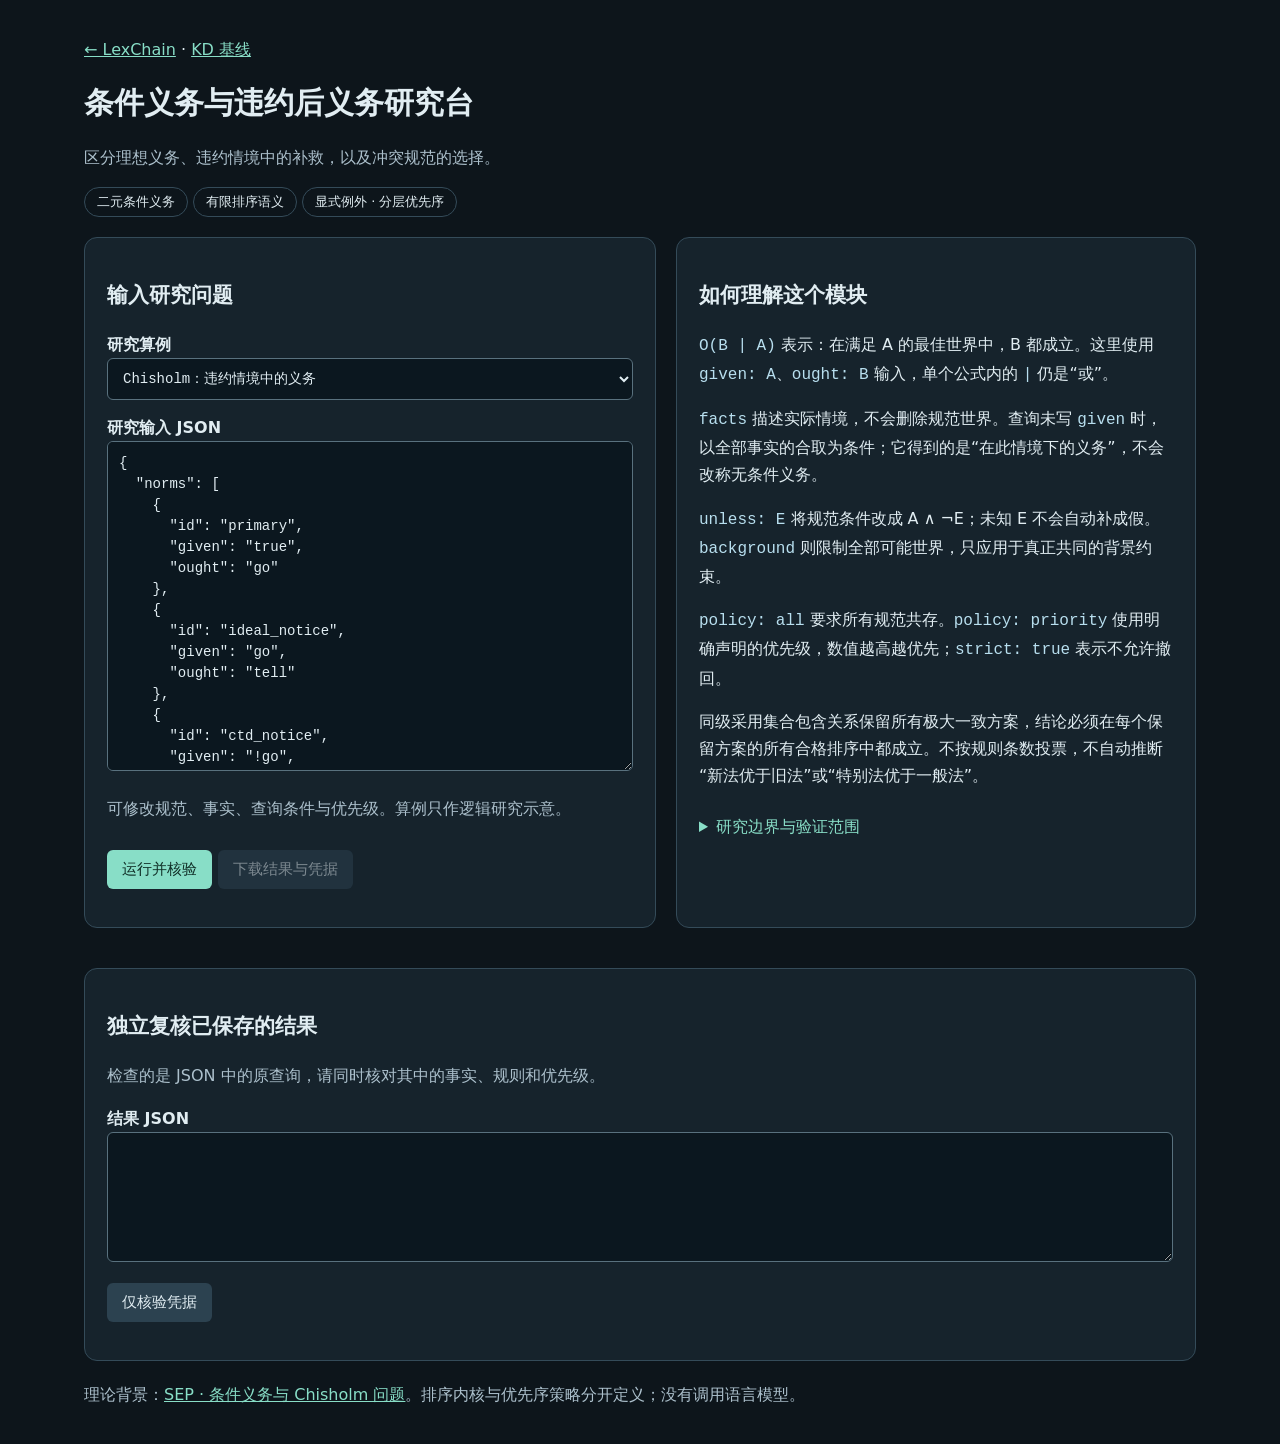
<file: docs/conditional.html>
<!doctype html>
<html lang="zh-CN"><head><meta charset="utf-8"><meta name="viewport" content="width=device-width,initial-scale=1"><title>LexChain · 条件义务与违约后义务研究台</title>
<style>
:root{color-scheme:dark;--bg:#0d151b;--card:#16232c;--line:#344b59;--text:#e1edf2;--muted:#acc0cc;--accent:#88dec7;--warn:#ffce79}*{box-sizing:border-box}body{margin:0;background:var(--bg);color:var(--text);font:16px/1.7 system-ui,sans-serif}main{max-width:1160px;margin:36px auto;padding:0 24px}a,summary{color:var(--accent)}h1{font-size:30px;line-height:1.35}h2{font-size:21px}h3{font-size:18px}.muted{color:var(--muted)}.badge{display:inline-block;border:1px solid var(--line);border-radius:24px;padding:3px 12px;font-size:13px;margin-right:5px}.grid{display:grid;grid-template-columns:1.1fr 1fr;gap:20px}.card{background:var(--card);border:1px solid var(--line);border-radius:13px;padding:22px;margin:20px 0}.status{font-size:25px;font-weight:700;color:var(--accent)}label{display:block;font-weight:600;margin-top:14px}select,textarea{width:100%;background:#0b171f;color:var(--text);border:1px solid #59717e;border-radius:6px;padding:11px;font:14px/1.5 ui-monospace,monospace}textarea{min-height:330px;resize:vertical}#saved{min-height:130px}button{background:var(--accent);border:0;border-radius:6px;color:#0f2d25;padding:10px 15px;margin:12px 6px 0 0;font-size:15px;cursor:pointer}button:disabled{opacity:.5}.secondary{background:#2c4250;color:var(--text)}.warn{color:var(--warn)}.error{color:#ffb3ad}code{color:#b8dfef;overflow-wrap:anywhere}pre{white-space:pre-wrap;overflow-wrap:anywhere;max-height:480px;overflow:auto;background:#09151c;padding:14px;font-size:12px}summary{cursor:pointer;padding:8px 0}table{width:100%;border-collapse:collapse;font-size:13px}th,td{border-bottom:1px solid var(--line);padding:8px;text-align:left;vertical-align:top;overflow-wrap:anywhere}.scroll{overflow-x:auto}#result:empty{display:none}.best{background:#203a38}.actual{color:#ffce79}li{margin-bottom:6px}:focus-visible{outline:2px solid var(--accent);outline-offset:3px}@media(max-width:780px){.grid{grid-template-columns:1fr}main{padding:0 14px}h1{font-size:25px}.card{padding:16px}}
</style></head><body><main>
<nav><a href="./index.html">← LexChain</a> · <a href="./modal.html">KD 基线</a></nav>
<h1>条件义务与违约后义务研究台</h1><p class="muted">区分理想义务、违约情境中的补救，以及冲突规范的选择。</p>
<span class="badge">二元条件义务</span><span class="badge">有限排序语义</span><span class="badge">显式例外 · 分层优先序</span>
<div class="grid"><section class="card"><h2>输入研究问题</h2><label for="example">研究算例</label><select id="example"><option value="CHISHOLM_CTD">Chisholm：违约情境中的义务</option><option value="CHISHOLM_IDEAL">Chisholm：原有理想义务仍保留</option><option value="WAGE_REPAIR">未按时付款后的补救</option><option value="EXCEPTION_UNKNOWN">例外未知，不能自动补假</option><option value="EXCEPTION_ABSENT">明确排除例外</option><option value="PRIORITY_HIGH">高优先级规范保留</option><option value="PRIORITY_EQUAL">同级冲突保留两种方案</option><option value="INCLUSION_NOT_VOTE">优先序不按规则条数投票</option><option value="CROSS_CONFLICT">跨规则产生的整体冲突</option><option value="FD_FAIL">事实不能直接变成无条件义务</option></select>
<label for="query">研究输入 JSON</label><textarea id="query" spellcheck="false" aria-describedby="inputHelp"></textarea><p id="inputHelp" class="muted">可修改规范、事实、查询条件与优先级。算例只作逻辑研究示意。</p>
<button id="solve">运行并核验</button><button id="download" class="secondary" disabled>下载结果与凭据</button><p id="error" class="error" role="alert"></p></section>
<section class="card"><h2>如何理解这个模块</h2>
<p><code>O(B | A)</code> 表示：在满足 A 的最佳世界中，B 都成立。这里使用 <code>given: A</code>、<code>ought: B</code> 输入，单个公式内的 <code>|</code> 仍是“或”。</p>
<p><code>facts</code> 描述实际情境，不会删除规范世界。查询未写 <code>given</code> 时，以全部事实的合取为条件；它得到的是“在此情境下的义务”，不会改称无条件义务。</p>
<p><code>unless: E</code> 将规范条件改成 A ∧ ¬E；未知 E 不会自动补成假。<code>background</code> 则限制全部可能世界，只应用于真正共同的背景约束。</p>
<p><code>policy: all</code> 要求所有规范共存。<code>policy: priority</code> 使用明确声明的优先级，数值越高越优先；<code>strict: true</code> 表示不允许撤回。</p>
<p>同级采用集合包含关系保留所有极大一致方案，结论必须在每个保留方案的所有合格排序中都成立。不按规则条数投票，不自动推断“新法优于旧法”或“特别法优于一般法”。</p>
<details><summary>研究边界与验证范围</summary><p>最多8个原子、24条规范，优先序模式最多10条可废止规范。条件与义务内容只接受命题公式，不支持嵌套二元算子、主体参数、量词或时间。所有满足背景的赋值都必须出现在有限排序中；这是明确限定的研究语义，不是一般二元道义逻辑的完整判定器。</p><p>检查器不调用搜索器。它重验排序模型、消去证明、全部子集审计与优先选择，但共享命题解析及输入契约。与 KD 及劳动规则引擎独立；O(A | A) 等可由语义恒真，结果不等于发现新法源。补救示例不构成具体法定义务认定。</p></details>
</section></div>
<section id="result" class="card" aria-live="polite"></section>
<section class="card"><h2>独立复核已保存的结果</h2><p class="muted">检查的是 JSON 中的原查询，请同时核对其中的事实、规则和优先级。</p><label for="saved">结果 JSON</label><textarea id="saved" spellcheck="false"></textarea><button id="check" class="secondary">仅核验凭据</button><p id="checkResult" role="status"></p></section>
<p class="muted">理论背景：<a href="https://plato.stanford.edu/entries/logic-deontic/#CondObliChisPuzz" target="_blank" rel="noopener">SEP · 条件义务与 Chisholm 问题</a>。排序内核与优先序策略分开定义；没有调用语言模型。</p>
</main><script src="./modal-syntax.js"></script><script src="./conditional-syntax.js"></script><script src="./conditional-ui.js"></script></body></html>
</file>
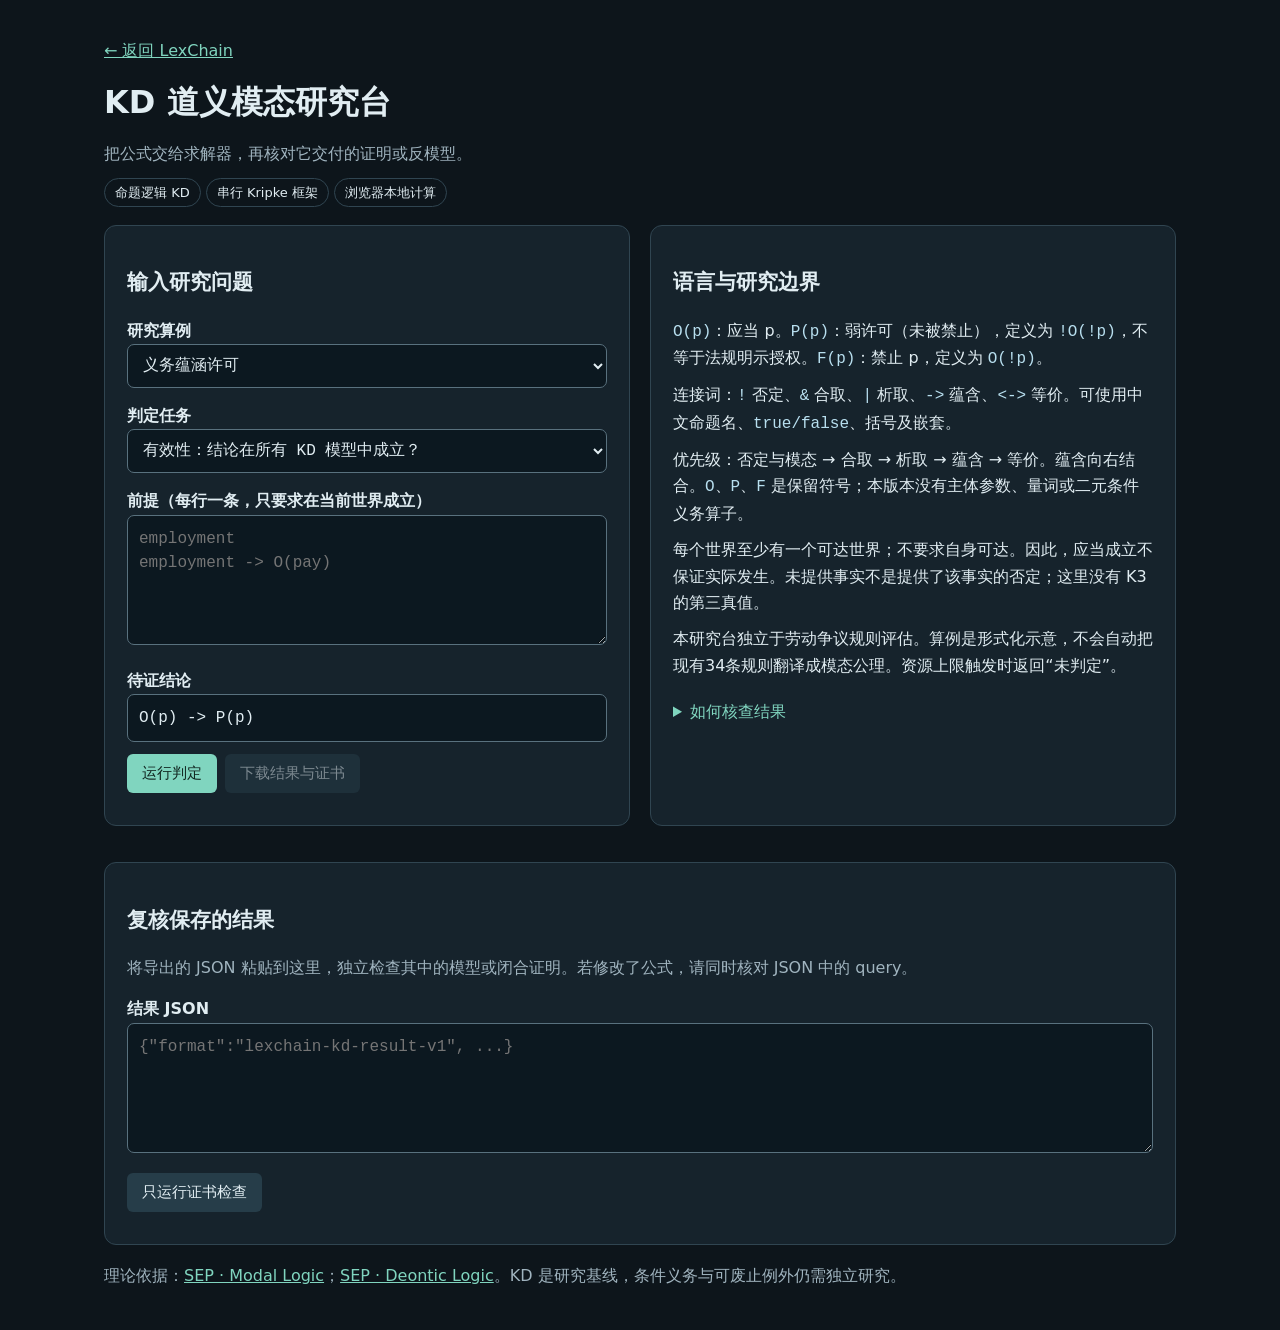
<file: docs/modal.html>
<!doctype html>
<html lang="zh-CN">
<head><meta charset="utf-8"><meta name="viewport" content="width=device-width,initial-scale=1"><title>LexChain · KD 道义模态研究台</title>
<style>
:root{color-scheme:dark;--bg:#0d151b;--card:#16232c;--line:#304551;--text:#e1edf2;--muted:#a0b4bf;--accent:#80d5bf;--warning:#ffce79}*{box-sizing:border-box}body{margin:0;background:var(--bg);color:var(--text);font:16px/1.65 system-ui,sans-serif}main{max-width:1120px;margin:38px auto;padding:0 24px}a{color:var(--accent)}h1{font-size:32px;margin:12px 0}h2{font-size:21px}p{margin:10px 0}.muted{color:var(--muted)}.grid{display:grid;grid-template-columns:1fr 1fr;gap:20px}.card{background:var(--card);border:1px solid var(--line);border-radius:12px;padding:22px;margin:18px 0}.badge{display:inline-block;border:1px solid var(--line);padding:3px 10px;border-radius:24px;font-size:13px}label{display:block;margin-top:15px;font-weight:600}textarea,input,select{width:100%;color:var(--text);background:#0c1820;border:1px solid #59717e;border-radius:7px;padding:11px;font:16px/1.5 ui-monospace,monospace}textarea{min-height:130px;resize:vertical}button{background:var(--accent);color:#10251f;border:0;border-radius:6px;padding:10px 15px;font-size:15px;cursor:pointer;margin:12px 8px 0 0}button:disabled{opacity:.5;cursor:wait}button.secondary{background:#263d49;color:var(--text)}pre{white-space:pre-wrap;overflow-wrap:anywhere;padding:12px;background:#0b171e;font-size:13px;max-height:520px;overflow:auto}.status{font-size:25px;font-weight:700}.warn{color:var(--warning)}table{width:100%;border-collapse:collapse;font-size:14px}th,td{padding:9px;text-align:left;border-bottom:1px solid var(--line);overflow-wrap:anywhere}summary{cursor:pointer;color:var(--accent);padding:10px 0}.error{color:#ffb3ad}code{color:#b8dfef}.actions{display:flex;flex-wrap:wrap}#result:empty{display:none}@media(max-width:760px){.grid{grid-template-columns:1fr}main{padding:0 15px}h1{font-size:26px}.card{padding:16px}}:focus-visible{outline:2px solid var(--accent);outline-offset:3px}
</style></head>
<body><main>
<a href="./index.html">← 返回 LexChain</a><h1>KD 道义模态研究台</h1>
<p class="muted">把公式交给求解器，再核对它交付的证明或反模型。</p>
<span class="badge">命题逻辑 KD</span> <span class="badge">串行 Kripke 框架</span> <span class="badge">浏览器本地计算</span>
<div class="grid"><section class="card"><h2>输入研究问题</h2>
<label for="example">研究算例</label><select id="example"><option value="D">义务蕴涵许可</option><option value="T_FAIL">应当不推出实际发生</option><option value="CONFLICT">互相冲突的义务</option><option value="VIOLATION">义务与未履行并存</option><option value="OUTER">条件在义务外：可推出</option><option value="INNER">条件在义务内：不能直接推出</option><option value="EXCEPTION_UNRESOLVED">未知例外不能自动补假</option><option value="ROSS">Ross 弱化</option><option value="4_FAIL">KD 不预设传递性</option></select>
<label for="mode">判定任务</label><select id="mode"><option value="validity">有效性：结论在所有 KD 模型中成立？</option><option value="entailment">局部后承：前提能推出结论？</option><option value="satisfiability">可满足性：前提能同时成立？</option></select>
<label for="premises">前提（每行一条，只要求在当前世界成立）</label><textarea id="premises" spellcheck="false" placeholder="employment&#10;employment -> O(pay)"></textarea>
<label for="conclusion">待证结论</label><input id="conclusion" spellcheck="false" value="O(p) -> P(p)">
<div class="actions"><button id="solve">运行判定</button><button id="download" class="secondary" disabled>下载结果与证书</button></div><p id="error" class="error" role="alert"></p>
</section><section class="card"><h2>语言与研究边界</h2>
<p><code>O(p)</code>：应当 p。<code>P(p)</code>：弱许可（未被禁止），定义为 <code>!O(!p)</code>，不等于法规明示授权。<code>F(p)</code>：禁止 p，定义为 <code>O(!p)</code>。</p>
<p>连接词：<code>!</code> 否定、<code>&amp;</code> 合取、<code>|</code> 析取、<code>-></code> 蕴含、<code>&lt;-></code> 等价。可使用中文命题名、<code>true/false</code>、括号及嵌套。</p>
<p>优先级：否定与模态 → 合取 → 析取 → 蕴含 → 等价。蕴含向右结合。<code>O</code>、<code>P</code>、<code>F</code> 是保留符号；本版本没有主体参数、量词或二元条件义务算子。</p>
<p>每个世界至少有一个可达世界；不要求自身可达。因此，应当成立不保证实际发生。未提供事实不是提供了该事实的否定；这里没有 K3 的第三真值。</p>
<p>本研究台独立于劳动争议规则评估。算例是形式化示意，不会自动把现有34条规则翻译成模态公理。资源上限触发时返回“未判定”。</p>
<details><summary>如何核查结果</summary><p>闭合表证书逐步检查布尔展开和模态见证；反模型逐世界检查串行性及公式真值。检查模块不调用求解器，但共享公式解析与规范化模块。结果不证明现实证据真实或法律规范有效。</p></details>
</section></div>
<section id="result" class="card" aria-live="polite"></section>
<section class="card"><h2>复核保存的结果</h2><p class="muted">将导出的 JSON 粘贴到这里，独立检查其中的模型或闭合证明。若修改了公式，请同时核对 JSON 中的 query。</p><label for="saved">结果 JSON</label><textarea id="saved" spellcheck="false" placeholder='{"format":"lexchain-kd-result-v1", ...}'></textarea><button id="check" class="secondary">只运行证书检查</button><p id="checkResult" role="status"></p></section>
<p class="muted">理论依据：<a href="https://plato.stanford.edu/entries/logic-modal/" target="_blank" rel="noopener">SEP · Modal Logic</a>；<a href="https://plato.stanford.edu/entries/logic-deontic/" target="_blank" rel="noopener">SEP · Deontic Logic</a>。KD 是研究基线，条件义务与可废止例外仍需独立研究。</p>
</main><script src="./modal-ui.js"></script></body></html>
</file>
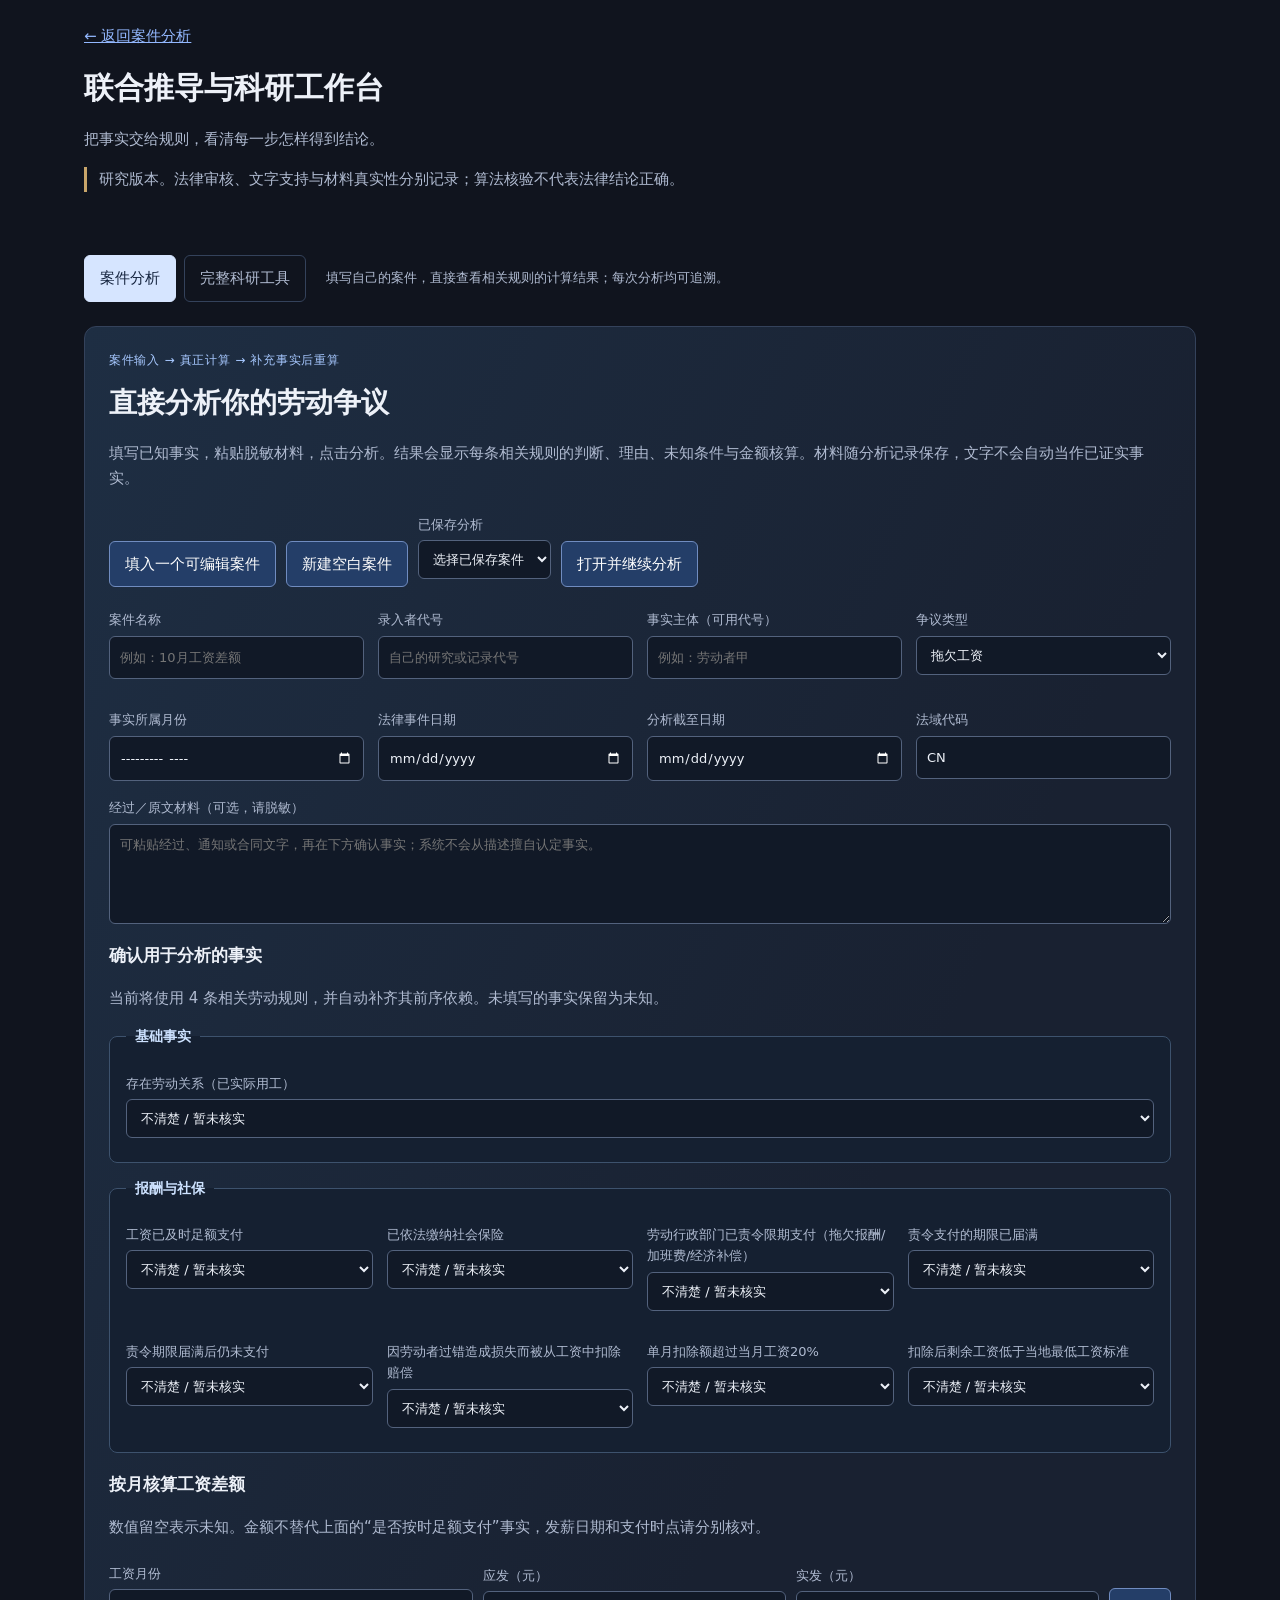
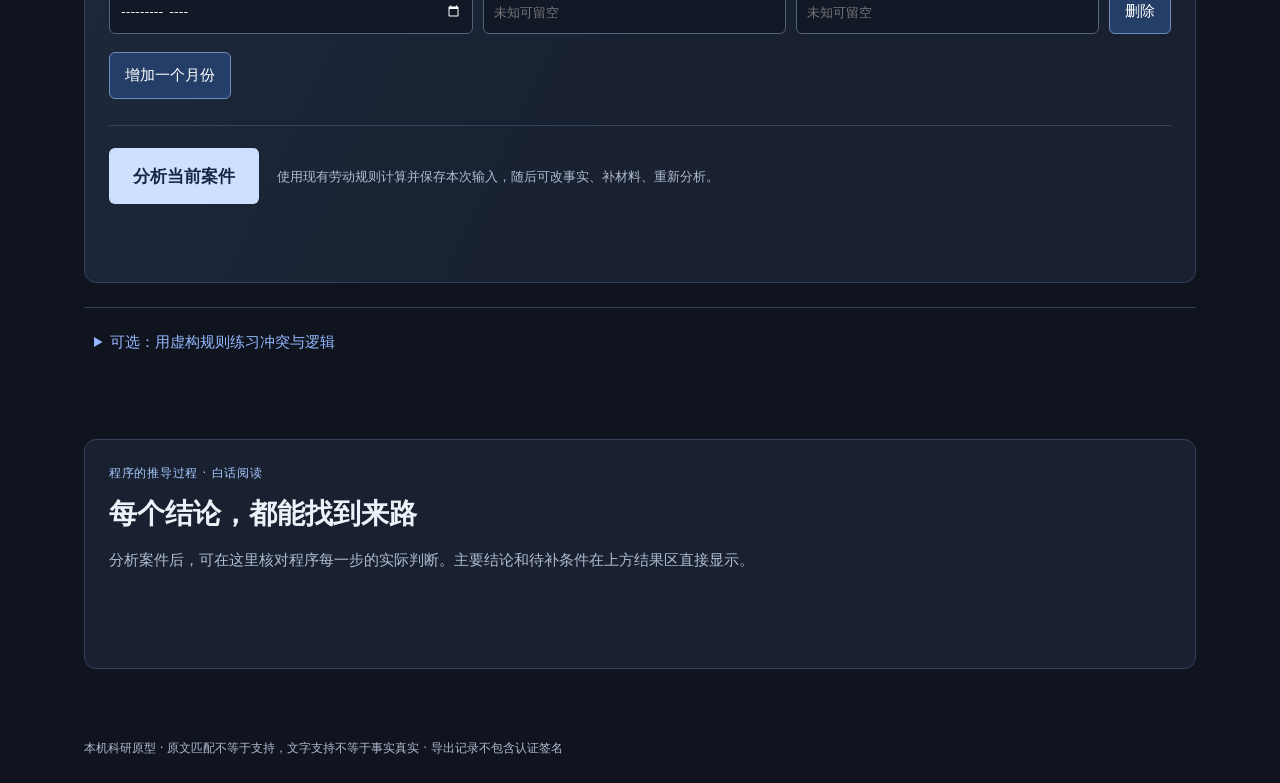
<file: docs/workbench.html>
<!doctype html><html lang="zh-CN"><head><meta charset="utf-8"><meta name="viewport" content="width=device-width,initial-scale=1"><meta name="lexchain-mode" content="static"><title>LexChain · 联合推导与科研工作台</title><link rel="stylesheet" href="./workbench.css"></head><body class="guided-mode"><header><a href="./">← 返回案件分析</a><h1>联合推导与科研工作台</h1><p>把事实交给规则，看清每一步怎样得到结论。</p><p class="boundary">研究版本。法律审核、文字支持与材料真实性分别记录；算法核验不代表法律结论正确。</p></header><main>
<div class="guide-mode-switch" aria-label="阅读方式"><button id="beginnerMode" aria-pressed="true">案件分析</button><button id="researchMode" aria-pressed="false">完整科研工具</button><p id="guideModeHint"></p></div>

<section id="practicalForm" class="practical-form"><div class="guide-eyebrow">案件输入 → 真正计算 → 补充事实后重算</div><h2>直接分析你的劳动争议</h2><p>填写已知事实，粘贴脱敏材料，点击分析。结果会显示每条相关规则的判断、理由、未知条件与金额核算。材料随分析记录保存，文字不会自动当作已证实事实。</p><div class="actions"><button id="practicalSample">填入一个可编辑案件</button><button id="practicalNew">新建空白案件</button><label>已保存分析<select id="practicalSaved"><option value="">选择已保存案件</option></select></label><button id="practicalOpen">打开并继续分析</button></div><div class="grid"><label>案件名称<input id="practical-title" placeholder="例如：10月工资差额" maxlength="200"></label><label>录入者代号<input id="practical-actor" placeholder="自己的研究或记录代号" maxlength="120"></label><label>事实主体（可用代号）<input id="practical-subject" placeholder="例如：劳动者甲" maxlength="100"></label><label>争议类型<select id="practical-issue"></select></label><label>事实所属月份<input id="practical-period" type="month"></label><label>法律事件日期<input id="practical-eventDate" type="date"></label><label>分析截至日期<input id="practical-asOf" type="date"></label><label>法域代码<input id="practical-jurisdiction" value="CN" placeholder="CN / CN-31" maxlength="80"></label></div><label>经过／原文材料（可选，请脱敏）<textarea id="practical-description" rows="4" maxlength="100000" placeholder="可粘贴经过、通知或合同文字，再在下方确认事实；系统不会从描述擅自认定事实。"></textarea></label><h3>确认用于分析的事实</h3><p id="practicalScope"></p><div id="practicalFacts"></div><div id="practicalWages"><h3>按月核算工资差额</h3><p>数值留空表示未知。金额不替代上面的“是否按时足额支付”事实，发薪日期和支付时点请分别核对。</p><div id="practicalWageRows"></div><button id="practicalAddWage">增加一个月份</button></div><div class="practical-submit"><button id="practicalAnalyze" class="guide-primary">分析当前案件</button><p>使用现有劳动规则计算并保存本次输入，随后可改事实、补材料、重新分析。</p></div><p id="practicalMessage" role="status" aria-live="polite"></p></section>
<section id="practicalResult" class="practical-result" hidden><p id="practicalFreshness" role="status"></p><div id="practicalReport"></div><div class="actions"><button id="practicalVerify">核验本次分析</button><button id="practicalExport">导出本次分析与输入</button></div><p id="practicalCheck" role="status"></p></section>
<details class="teaching-demo"><summary>可选：用虚构规则练习冲突与逻辑</summary><section id="guideIntro" class="guide-intro"><div class="guide-eyebrow">从一个小例子开始 · 无需懂代码或逻辑符号</div><h2>先看懂一次推导，再做自己的研究</h2><p>设定事实 → 检查条件 → 接上前序 → 处理冲突 → 读懂结果。这里的“推导过程”来自程序实际执行的规则和证书，每一步都能回看。</p><div class="guide-start-row"><button id="guideStart" class="guide-primary">一键开始合成演示</button><span>会新建独立演示工作区，已有工作区保留。</span></div><div class="guide-settings"><h3>改一项，再观察结果怎样变</h3><div class="grid"><label>先选一个教学情境<select id="guideScenario"><option value="late">① 未按时付清：看规则如何衔接</option><option value="paid">② 按时付清：看补救为何不触发</option><option value="unknown">③ 支付未知：看程序如何保留疑问</option><option value="conflict">④ 人为加入冲突：看优先依据怎样起作用</option></select></label><label>本次设定：是否已及时足额支付？<select id="guidePaid"><option value="no">否</option><option value="yes">是</option><option value="unknown">不清楚</option></select></label><label>遇到冲突时<select id="guidePolicy"><option value="reviewed">使用已审核的合成优先依据</option><option value="none">不使用优先依据，保留争议作对照</option></select></label></div><label class="guide-checkbox"><input id="guideConflict" type="checkbox">人为开启相反规则（仅用于测试冲突）</label><p class="guide-note">示例固定“存在用工关系、补救尚未完成”。冲突情境故意加入“禁止付款”的虚构规则，用来观察程序，不是法律规定，也不表示特殊保护会禁止支付工资。</p><button id="guideRerun">运行这个设定</button><p id="guideSettingHint" role="status">可以直接开始。首次运行会自动创建演示工作区；所有示例都不含真实个人材料。</p></div></section>
</details><p id="guideNotice" role="status" aria-live="polite"></p><section id="guideReader" class="guide-reader"><div class="guide-eyebrow">程序的推导过程 · 白话阅读</div><h2>每个结论，都能找到来路</h2><p id="guideEmpty">分析案件后，可在这里核对程序每一步的实际判断。主要结论和待补条件在上方结果区直接显示。</p><div id="guideOutput" hidden><p id="guideFreshness" class="guide-freshness" role="status"></p><nav class="guide-steps" aria-label="推导演绎步骤"><button data-guide-step="0">1 输入事实</button><button data-guide-step="1">2 检查条件</button><button data-guide-step="2">3 规则衔接</button><button data-guide-step="3">4 处理冲突</button><button data-guide-step="4">5 结果与复核</button></nav><div id="guideWalkthrough" aria-live="polite"></div><div class="guide-pager"><button id="guideBack">上一步</button><span id="guideStepCount"></span><button id="guideNext">下一步</button></div><div id="guideComparison" class="guide-comparison"></div><details class="guide-glossary"><summary>看不懂的符号，点这里翻译</summary><dl><dt>T / F / U</dt><dd>成立 / 不成立 / 暂不能确定。未知不等于否。</dd><dt>O / F / AUTH</dt><dd>应当做 / 不得做 / 获得授权。这里的 F 是规范类型，不是真值 F。</dd><dt>规则衔接</dt><dd>把前一条的明确输出作为下一条的条件；不代表自动推断所有法律。</dd><dt>执行证书</dt><dd>保存输入、使用的规则和每一步计算，用另一套检查程序复核。</dd></dl></details><div class="actions"><button id="guideVerify">重新核验这份记录</button><button id="guideAdvanced">到完整工具查看原始记录</button></div><p id="guideCheck" role="status"></p></div></section>

<section class="advanced-panel"><h2>科研工作区</h2><div class="grid"><label>工作区名称<input id="wsTitle" placeholder="例如：条件义务研究第一组"></label><label>当前录入／审核者<input id="actor" placeholder="研究者代号，身份为本地声明"></label></div><div class="actions"><button id="newWorkspace">新建工作区</button><label>已保存工作区<select id="workspaceList"></select></label><button id="openWorkspace">打开工作区</button><button id="exportWorkspace">导出完整工作区</button><label class="upload">导入工作区<input id="importWorkspace" type="file" accept=".json"></label></div><p id="workspaceStatus">加载中</p><p id="notice" role="status" aria-live="polite"></p><details><summary>工作区变更记录</summary><pre id="historyView"></pre></details></section>
<nav class="advanced-panel" aria-label="研究操作"><a href="#chain">联合推导</a><a href="#priority">冲突／优先序</a><a href="#compare">更新对照</a><a href="#certificate">整链证书</a><a href="#experiments">实验台</a><a href="#annotations">标注复审</a><a href="#versions">法律版本</a><a href="#retrieval">按日期检索</a></nav>
<section id="chain" class="advanced-panel"><h2>1. 多规则联合推导</h2><p>选择规则会自动加入其前序依赖。结果的“全局”范围仅覆盖此次选择的规则及依赖，不覆盖目录外的规则。</p><div class="actions"><button id="loadLabor">采用34条劳动映射</button><button id="loadSynthetic">采用合成研究示例</button><label class="upload">导入规则目录<input id="importCatalog" type="file" accept=".json"></label></div><p id="catalogInfo"></p><details><summary>编辑规则目录（条件树、行为键与依赖）</summary><label>规则目录 JSON<textarea id="catalogEditor" rows="12" spellcheck="false"></textarea></label><label>目录修改理由<input id="catalogReason"></label><button id="saveCatalog">保存目录修订</button></details><div class="actions"><button id="selectAll">全选规则</button><button id="selectNone">清空选择</button></div><div id="ruleChoices" class="choices"></div><div class="actions"><label>已保存案件<select id="caseList"></select></label><button id="copyCase">复制案件当前投影</button><button id="syntheticInput">填入合成输入</button></div><p>复制仅建立本次研究输入快照，不修改原案件。已保存历史中的审核撤销会体现在当前投影中。</p><div class="grid"><label>事实主体<input id="subject"></label><label>事实期间<input id="period"></label><label>法律事件日期<input id="eventDate" type="date"></label><label>分析截至日期<input id="asOf" type="date"></label><label>法域<input id="jurisdiction" value="CN"></label><label>冲突策略<select id="policy"><option value="reviewed">使用经审核的优先依据</option><option value="none">不使用优先关系（对照）</option></select></label></div><label>案件输入 JSON（facts、sources、events、evidence；上方范围字段覆盖 context）<textarea id="inputEditor" rows="10" spellcheck="false"></textarea></label><button id="runChain">运行并归档联合分析</button><p id="chainSummary"></p><div id="graph" class="graph" aria-label="规则推导图"></div><div id="nodesTable"></div><details><summary>选中节点的条件、依赖与输出</summary><pre id="nodeDetail">运行后点击图中节点或规则名称。</pre></details></section>
<section id="priority" class="advanced-panel"><h2>2. 冲突与优先依据</h2><p>O／AUTH 与 F 在同一行为范围内可能冲突。采用有限攻击图的最小扎根标记；没有可用依据的争议保留为未解决。AUTH 仍独立于弱许可。</p><div id="conflictView">尚未运行。</div><details><summary>新增优先关系与原文依据</summary><div class="grid"><label>优先关系编号<input id="priorityId"></label><label>优先规则<select id="priorityHigher"></select></label><label>次位规则<select id="priorityLower"></select></label><label>来源编号<input id="prioritySourceId"></label><label>来源 HTTPS 地址<input id="priorityUrl" type="url"></label><label>获取日期<input id="priorityDate" type="date"></label><label>审核状态<select id="priorityReview"><option value="PENDING">待审核</option><option value="APPROVED">声明已审核</option><option value="REJECTED">驳回</option></select></label></div><label>依据原文（此处全文作为引用跨度）<textarea id="priorityText" rows="3"></textarea></label><label>优先理由<textarea id="priorityReason" rows="2"></textarea></label><button id="addPriority">保存优先关系</button></details></section>
<section id="compare" class="advanced-panel"><h2>3. 结论更新与撤回对照</h2><div class="grid"><label>更新前分析<select id="beforeRun"></select></label><label>更新后分析<select id="afterRun"></select></label></div><button id="compareRuns">比较两次分析</button><button id="exportComparison">导出对照 JSON</button><div id="comparisonView">先归档至少两次分析。</div></section>
<section id="certificate" class="advanced-panel"><h2>4. 整条链执行证书</h2><div class="actions"><label>选择归档分析<select id="certificateRun"></select></label><button id="showRun">查看分析与推导图</button><button id="verifyRun">独立核验归档证书</button><button id="exportCertificate">导出整链证书</button><label class="upload">核验外部证书<input id="importCertificate" type="file" accept=".json"></label></div><p>归档证书按该次归档前的可信目录复核。外部证书按当前工作区目录复核；证书自带的目录不会自动成为信任依据。</p><pre id="checkView"></pre></section>
<section id="experiments" class="advanced-panel"><h2>5. 科研实验台</h2><p>三组：逐条隔离、联合推导不使用优先序、联合推导使用已审核优先序。只计算提供了标签的条目；合成标签不代表法律金标准。</p><div class="actions"><button id="datasetExample">填入合成实验数据</button><label class="upload">导入案例和标签<input id="importDataset" type="file" accept=".json"></label></div><label>实验数据 JSON<textarea id="datasetEditor" rows="10" spellcheck="false"></textarea></label><div id="experimentGroups" class="choices"><label><input type="checkbox" value="ISOLATED" checked>逐条隔离</label><label><input type="checkbox" value="CHAIN_NO_PRIORITY" checked>联合／无优先</label><label><input type="checkbox" value="CHAIN_REVIEWED_PRIORITY" checked>联合／已审核优先</label></div><div class="actions"><button id="runExperiment">运行并归档实验</button><label>已归档实验<select id="experimentList"></select></label><button id="showExperiment">查看实验</button><button id="reproduceExperiment">复现核对实验</button><button id="exportExperiment">导出结果 JSON</button><button id="exportCsv">导出逐项 CSV</button><button id="exportPlot">导出图表 SVG</button></div><pre id="experimentReproduction"></pre><div id="experimentView"></div><div id="experimentChart"></div><p>界面图为结果预览；随包 research/plot-workbench.py 可从结果 JSON 生成 Matplotlib PNG/PDF，用于论文排版。</p><details><summary>错误条目</summary><pre id="experimentErrors"></pre></details></section>
<section id="annotations" class="advanced-panel"><h2>6. 证据标注与双人复审</h2><p>在下方原文中拖选句子，再点击“获取选中跨度”。标注、第二位标注者与第三位裁决者的原记录都会保留，不自动写成已证实案件事实。</p><div class="actions"><button id="refreshSources">读取当前输入的原文材料</button><label>选择原文<select id="annotationSource"></select></label><button id="showSource">显示原文</button></div><label>待标注原文<textarea id="annotationText" rows="6" readonly></textarea></label><button id="captureSpan">获取选中跨度</button><div class="grid"><label>起始 UTF-16 偏移<input id="spanStart" type="number" min="0"></label><label>结束偏移（不含）<input id="spanEnd" type="number" min="1"></label><label>事实字段<select id="annotationFact"></select></label><label>事实值 JSON<input id="annotationValue" value="false"></label><label>文字支持<select id="annotationSupport"><option value="SUPPORTS">支持</option><option value="CONTRADICTS">矛盾</option><option value="UNCLEAR">不明确</option></select></label><label>否定／语气<select id="annotationPolarity"><option value="AFFIRMATIVE">肯定</option><option value="NEGATED">否定</option><option value="UNCERTAIN">不确定</option></select></label><label><input id="annotationException" type="checkbox">涉及例外</label></div><label>标注理由<textarea id="annotationNote" rows="2"></textarea></label><button id="saveAnnotation">保存本人标注／追加修订</button><div id="annotationView"></div><div class="grid"><label>待裁决标注组<select id="adjudicationGroup"></select></label><label>选择采纳的标注或未知<select id="adjudicationChoice"></select></label></div><label>裁决理由<input id="adjudicationReason"></label><button id="adjudicate">以当前第三位审核者保存裁决</button><button id="exportAnnotations">导出标注和裁决标签</button></section>
<section id="versions" class="advanced-panel"><h2>7. 法律版本管理</h2><p>工作区目录独立保存。这里的操作不自动修改主业务法律目录；“声明已审核”记录当前操作者的声明，不构成系统替代法律审核。</p><p id="registryInfo"></p><details><summary>导入原文快照</summary><div class="grid"><label>原文快照编号<input id="lawSourceId"></label><label>官方／研究来源 HTTPS 地址<input id="lawSourceUrl" type="url"></label><label>取得日期<input id="lawRetrievedAt" type="date"></label></div><label>原文全文<textarea id="lawSourceText" rows="5"></textarea></label><label>录入理由<input id="lawSourceReason"></label><button id="addLawSource">保存原文快照</button></details><details><summary>建立版本及法域区间</summary><div class="grid"><label>新版本编号<input id="lawVersionId"></label><label>对应劳动规则<select id="lawRule"></select></label><label>绑定原文快照<select id="lawSource"></select></label><label>生效日期<input id="lawFrom" type="date"></label><label>失效日期（不包含）<input id="lawTo" type="date"></label><label><input id="lawOpenEnded" type="checkbox">明确无结束日期</label><label>法域代码（逗号分隔）<input id="lawJurisdictions" value="CN"></label><label><input id="lawSubdivisions" type="checkbox">包含下级法域</label></div><label>版本新增理由<input id="lawVersionReason"></label><button id="addLawVersion">保存待审核版本</button></details><details><summary>审核、过渡规定及候选归档</summary><div class="grid"><label>目标法律版本<select id="lawReviewVersion"></select></label><label>审核决定<select id="lawReviewStatus"><option value="APPROVED">声明已审核通过</option><option value="REJECTED">驳回</option></select></label><label>审核日期<input id="lawReviewDate" type="date"></label></div><label>过渡规定依据（无过渡也需说明）<textarea id="lawTransition" rows="2"></textarea></label><label>审核／归档理由<textarea id="lawReviewReason" rows="2"></textarea></label><button id="reviewLaw">记录版本审核</button><button id="retireLaw">归档未经批准的候选</button></details><div class="grid"><label>版本 A<select id="lawDiffA"></select></label><label>版本 B<select id="lawDiffB"></select></label></div><button id="diffLaws">比较版本内容</button><button id="exportRegistry">导出工作区法律目录</button><pre id="lawDiffView"></pre><details><summary>法律目录及审核历史</summary><pre id="registryView"></pre></details></section>
<section id="retrieval" class="advanced-panel"><h2>8. 按法域与日期检索</h2><div class="grid"><label>关键词（空格分隔）<input id="searchText" placeholder="工资 支付"></label><label>检索事件日期<input id="searchDate" type="date"></label><label>检索法域<input id="searchJurisdiction" value="CN"></label><label><input id="includePending" type="checkbox">同时显示匹配范围的待审核候选</label></div><button id="searchLaw">检索已录入原文</button><button id="exportRetrieval">导出引用候选记录</button><div id="searchView"></div></section>
</main><footer>本机科研原型 · 原文匹配不等于支持，文字支持不等于事实真实 · 导出记录不包含认证签名</footer>
<script src="./engine-browser.js"></script><script src="./modal-syntax.js"></script><script src="./conditional-syntax.js"></script><script src="./conditional-solver.js"></script><script src="./conditional-checker.js"></script><script src="./integration-hash.js"></script><script src="./integration-timeline.js"></script><script src="./integration-evidence.js"></script><script src="./integration-governance.js"></script><script src="./integration-history.js"></script><script src="./integration-case-engine.js"></script><script src="./integration-checker.js"></script><script src="./workbench-schema.js"></script><script src="./workbench-chain.js"></script><script src="./workbench-checker.js"></script><script src="./workbench-governance.js"></script><script src="./workbench-annotations.js"></script><script src="./workbench-experiments.js"></script><script src="./workbench-examples.js"></script><script src="./workbench-workspace.js"></script><script src="./workbench-guide.js"></script><script src="./workbench-guide-ui.js"></script><script src="./opinion.js"></script><script src="./workbench-practical.js"></script><script src="./workbench-practical-ui.js"></script><script src="./workbench-ui.js"></script></body></html>
</file>
<file: docs/workbench.css>
:root{color-scheme:dark;--bg:#10141e;--panel:#192131;--line:#34425b;--text:#edf1f8;--muted:#b0bbd1;--accent:#93b8ff}*{box-sizing:border-box}body{margin:0;background:var(--bg);color:var(--text);font:15px/1.65 system-ui,-apple-system,"PingFang SC",sans-serif}header,main,footer{max-width:1160px;margin:auto;padding:24px}h1{font-size:30px;margin:14px 0}h2{font-size:22px;margin:0 0 14px}h3{font-size:17px}p{color:var(--muted)}a{color:var(--accent)}section{background:var(--panel);border:1px solid var(--line);border-radius:12px;padding:24px;margin-bottom:22px;scroll-margin-top:20px}.grid{display:grid;grid-template-columns:repeat(auto-fit,minmax(220px,1fr));gap:14px}.actions{display:flex;gap:10px;flex-wrap:wrap;align-items:end;margin:14px 0}label{display:block;font-size:13px;color:var(--muted);margin:8px 0}input,select,textarea{display:block;width:100%;padding:10px;background:#111927;color:var(--text);border:1px solid #53627d;border-radius:6px;font:inherit;margin-top:5px}textarea{resize:vertical;line-height:1.5;font-family:ui-monospace,monospace}input[type=checkbox]{display:inline;width:auto;margin-right:8px}button{border:1px solid #708cc0;border-radius:6px;padding:10px 15px;background:#243e68;color:white;font:inherit;cursor:pointer}button:hover{background:#34598f}button:disabled{opacity:.5;cursor:wait}.choices{display:flex;flex-wrap:wrap;gap:4px 16px;max-height:260px;overflow:auto;padding:8px;background:#111927;border-radius:6px}.choices label{flex:1 1 220px}.upload{max-width:220px}nav{display:flex;flex-wrap:wrap;gap:12px;margin:20px 0}nav a{padding:6px 10px;background:#253148;border-radius:5px}details{border-top:1px solid var(--line);padding:12px 0}summary{cursor:pointer;color:var(--accent)}pre{white-space:pre-wrap;overflow-wrap:anywhere;background:#101723;padding:14px;font:12px/1.6 ui-monospace,monospace;max-height:500px;overflow:auto}table{width:100%;border-collapse:collapse;font-size:13px}td,th{text-align:left;border-bottom:1px solid var(--line);padding:10px;vertical-align:top}th{color:var(--accent)}.tablewrap{overflow:auto}.boundary{border-left:3px solid #c8a56a;padding-left:12px}#notice{min-height:28px;font-weight:600;color:#9edbb4}.error{color:#ffaba9!important}.graph{overflow:auto;margin:20px 0;background:#101723;border-radius:8px}.graph svg{min-width:700px;max-width:none;display:block}.graph [data-node]{cursor:pointer}.graph [data-node]:focus rect{stroke:white;stroke-width:3}.pill{padding:2px 6px;border-radius:4px;background:#30445f}.result{border-left:3px solid var(--accent);padding:12px;margin:12px 0;background:#111927}.result blockquote{margin:8px 0;padding-left:12px;border-left:2px solid #53627d;white-space:pre-wrap}#annotationText{font:17px/1.8 system-ui;min-height:160px}#experimentChart svg{max-width:100%;height:auto}footer{font-size:12px;color:var(--muted)}@media(max-width:640px){header,main,footer{padding:14px}section{padding:16px}h1{font-size:25px}.actions>*{max-width:100%}.grid{grid-template-columns:1fr}}

/* Guided reading sits alongside the full research controls. */
[hidden]{display:none!important}.guided-mode .advanced-panel{display:none}.guide-mode-switch{display:flex;align-items:center;gap:8px;flex-wrap:wrap;margin:0 0 24px}.guide-mode-switch button{background:transparent;border-color:var(--line);color:var(--muted)}.guide-mode-switch [aria-pressed=true]{background:#d6e5ff;color:#14233e;border-color:#d6e5ff}.guide-mode-switch p{margin:0 0 0 12px;font-size:13px}.guide-intro{background:linear-gradient(120deg,#1f3049,#192131 70%);border-color:#50688c}.guide-eyebrow{font-size:12px;color:#a7c8ff;letter-spacing:.06em;margin-bottom:10px}.guide-intro h2,.guide-reader h2{font-size:28px;line-height:1.4}.guide-intro>p{max-width:850px}.guide-start-row{display:flex;align-items:center;gap:16px;flex-wrap:wrap;margin:22px 0}.guide-start-row span{font-size:13px;color:var(--muted)}.guide-primary{background:#cee0ff;color:#152743;border:0;font-weight:700;padding:13px 20px}.guide-primary:hover{background:#e4eeff}.guide-settings{border-top:1px solid #3a506d;padding-top:8px;margin-top:25px}.guide-checkbox{font-size:14px;color:var(--text)}.guide-note{font-size:13px;max-width:940px}.guide-steps{display:grid;grid-template-columns:repeat(5,1fr);gap:8px;margin:22px 0}.guide-steps button{background:#111927;border-color:#40516b;color:var(--muted);padding:10px 5px;font-size:13px}.guide-steps [aria-current=step]{background:#314e72;border-color:#a6c9ff;color:white;box-shadow:inset 0 -3px #a6c9ff}.guide-step-heading{border-bottom:1px solid var(--line);margin-bottom:20px;padding:0 0 12px}.guide-step-heading>span{font-size:12px;color:var(--accent)}.guide-step-heading h3{font-size:23px;margin:7px 0}.guide-facts{display:grid;grid-template-columns:repeat(2,minmax(0,1fr));gap:10px}.guide-facts>div{display:flex;justify-content:space-between;gap:12px;padding:15px;background:#101a29;border:1px solid var(--line);border-radius:8px}.guide-facts dt{color:var(--muted)}.guide-facts dd{margin:0;white-space:nowrap;font-weight:600;color:#d9e9ff}.guide-rule{padding:18px 20px;margin:14px 0;border:1px solid var(--line);border-radius:9px;background:#111b2a}.guide-rule h4{margin:0 0 10px;font-size:16px;color:#dbe9ff}.guide-rule p{margin:8px 0}.guide-rule blockquote{margin:12px 0;padding:10px 14px;border-left:3px solid #9dc2fa;background:#1a2b41;color:#d5e3f7}.guide-callout{padding:15px 18px;border-left:3px solid #c6aa72;background:#222838;border-radius:0 6px 6px 0}.guide-links{display:flex;flex-wrap:wrap;gap:14px}.guide-links p{flex:1 1 260px;background:#142439;padding:20px;border:1px solid #455f82;border-radius:9px}.guide-links span{color:#dfecff;font-weight:700}.guide-links b{color:#a6c9ff;padding:0 12px}.guide-pager{display:flex;justify-content:space-between;align-items:center;gap:12px;border-top:1px solid var(--line);padding-top:18px;margin-top:24px}.guide-pager span{font-size:13px;color:var(--muted)}.guide-freshness{font-size:13px;overflow-wrap:anywhere}.guide-stale{border-left:3px solid #efc16b;padding-left:12px;color:#f1cf90}.guide-badge{display:inline-block;font-size:12px;padding:3px 9px;color:#cce5da;background:#294738;border-radius:20px}.guide-metrics{display:flex;gap:12px;flex-wrap:wrap}.guide-metrics p{flex:1;padding:15px;background:#102234;border-radius:8px}.guide-metrics strong{font-size:25px;color:var(--text);margin-right:8px}.guide-muted{font-size:13px}.guide-comparison:not(:empty){padding:18px;margin:24px 0;background:#142a31;border:1px solid #3d6169;border-radius:9px}.guide-glossary dt{font-weight:700;color:var(--text);margin-top:12px}.guide-glossary dd{margin:4px 0;color:var(--muted)}#guideCheck{font-size:14px;color:#afe3c3}button:focus-visible,summary:focus-visible,a:focus-visible{outline:3px solid #d3e7ff;outline-offset:4px}button:disabled{cursor:default}.guide-reader{min-height:230px}#guideNotice{min-height:24px;overflow-wrap:anywhere;color:#afe3c3;font-size:14px}
@media(max-width:700px){.guide-mode-switch p{margin:6px 0 0;width:100%}.guide-intro h2,.guide-reader h2{font-size:23px}.guide-steps{grid-template-columns:repeat(2,1fr)}.guide-steps button:last-child{grid-column:1/-1}.guide-facts{grid-template-columns:1fr}.guide-rule{padding:14px}.guide-settings .grid{grid-template-columns:1fr}.guide-facts>div{display:block}.guide-facts dd{margin-top:6px}.guide-start-row{gap:10px}}

.guide-links span{display:block;overflow-wrap:anywhere}.guide-links b{display:block;padding:4px 0}.guide-links p{min-width:0}

.practical-form{background:linear-gradient(115deg,#1e2e43,#192131 65%)}.practical-form h2{font-size:28px}.practical-form fieldset{margin:14px 0;padding:16px;border:1px solid #3d526d;border-radius:8px;background:#152031}.practical-form legend{padding:0 9px;font-size:14px;font-weight:650;color:#cde2ff}.practical-form textarea{font-family:inherit}.practical-wage-row{display:grid;grid-template-columns:1.2fr 1fr 1fr auto;align-items:end;gap:10px;margin-bottom:10px}.practical-wage-row button{margin-bottom:8px}.practical-submit{border-top:1px solid var(--line);margin-top:26px;padding-top:22px;display:flex;align-items:center;gap:18px;flex-wrap:wrap}.practical-submit p{flex:1;min-width:220px;font-size:13px}.practical-submit button{font-size:17px;padding:14px 24px}.practical-result-heading,.practical-rule-head{display:flex;justify-content:space-between;align-items:center;gap:14px;flex-wrap:wrap}.practical-result-heading h2{margin:4px 0}.practical-counts{display:grid;grid-template-columns:repeat(3,1fr);gap:12px;margin:20px 0}.practical-counts>div{padding:18px;background:#102234;border:1px solid #354e68;border-radius:8px}.practical-counts strong{display:block;font-size:30px;color:#e1edff}.practical-counts span{font-size:13px;color:var(--muted)}.practical-rule{background:#111d2c;border:1px solid #3c506b;border-radius:9px;padding:18px 20px;margin:14px 0}.practical-rule h4{font-size:17px;margin:0}.practical-rule blockquote{border-left:3px solid #86abdc;margin:15px 0;padding:12px 16px;background:#1d2d43;color:#d7e5fa}.practical-missing{padding:5px 8px;font-size:12px;margin:4px;max-width:100%;text-align:left}.practical-amount{padding:20px;background:#112e31;border:1px solid #427578;border-radius:10px;margin:20px 0}.practical-amount h3{margin:0}.practical-amount>strong{display:block;font-size:35px;margin:10px 0;color:#c1eee0}.practical-amount p{font-size:13px}.practical-next{margin:20px 0;padding:20px;background:#17283a;border-radius:8px}.teaching-demo{margin:24px 0}.teaching-demo>summary{padding:10px}#practicalMessage{min-height:24px;color:#afe3c3}#practicalCheck{color:#afe3c3}.practical-result{scroll-margin-top:20px}.practical-form button,.practical-result button{max-width:100%}@media(max-width:640px){.practical-form h2{font-size:23px}.practical-counts{grid-template-columns:1fr}.practical-counts>div{display:flex;align-items:center;gap:16px;padding:12px 16px}.practical-counts strong{font-size:25px}.practical-wage-row{grid-template-columns:1fr 1fr}.practical-wage-row label:first-child{grid-column:1/-1}.practical-rule{padding:15px}.practical-submit p{min-width:0}.practical-rule h4{font-size:16px;overflow-wrap:anywhere}}
</file>
